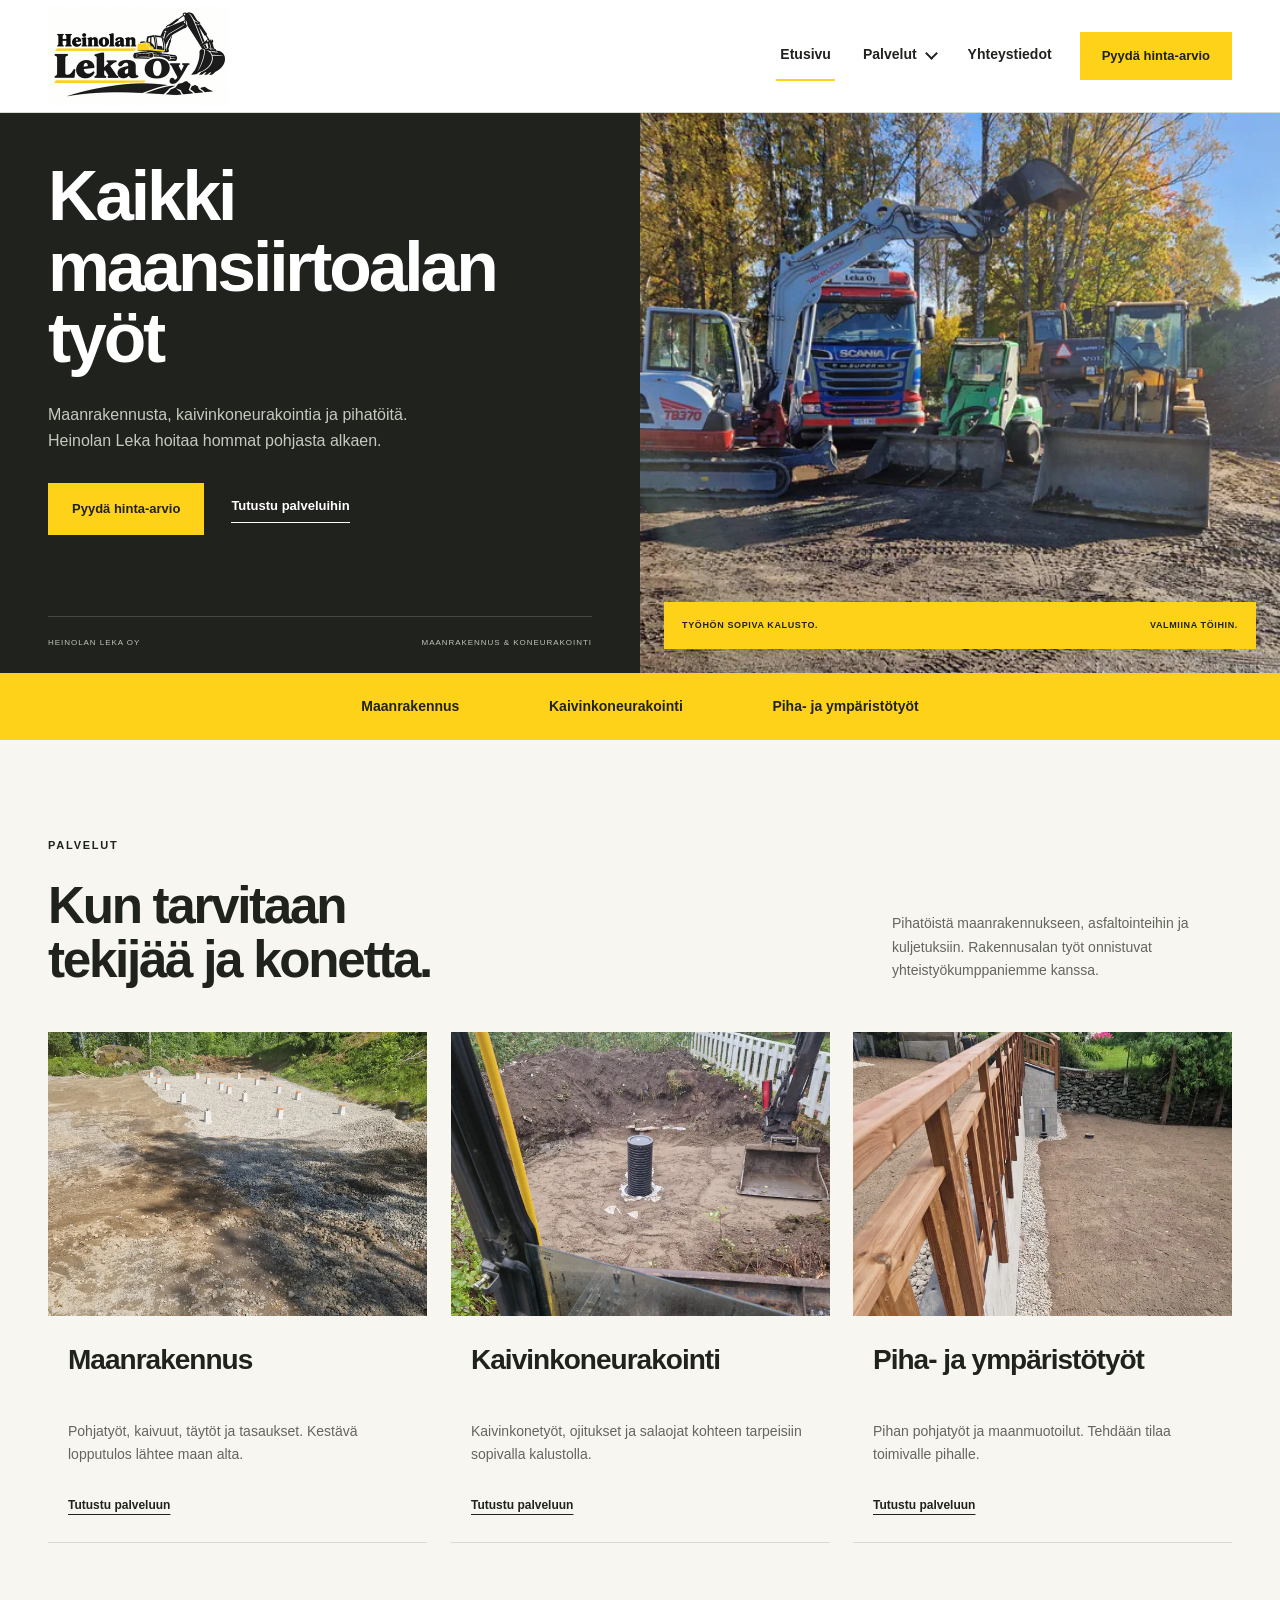
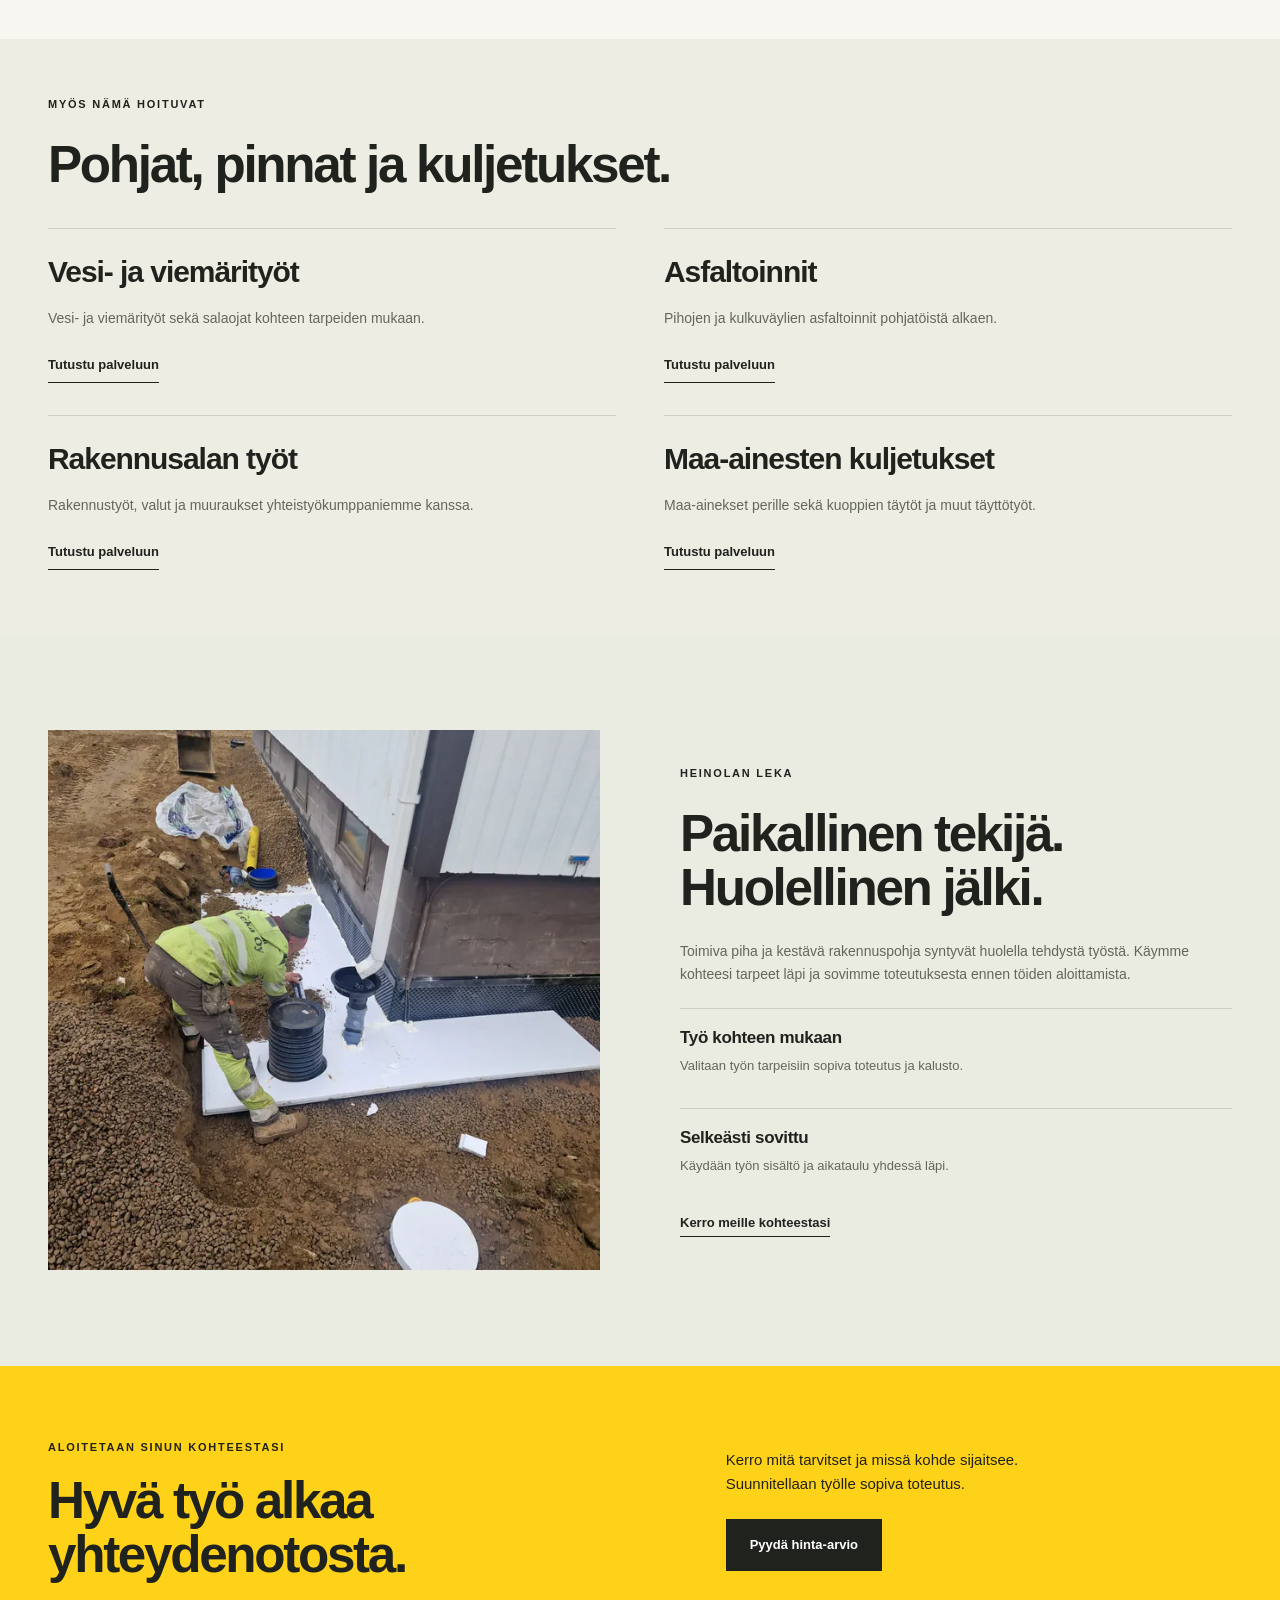
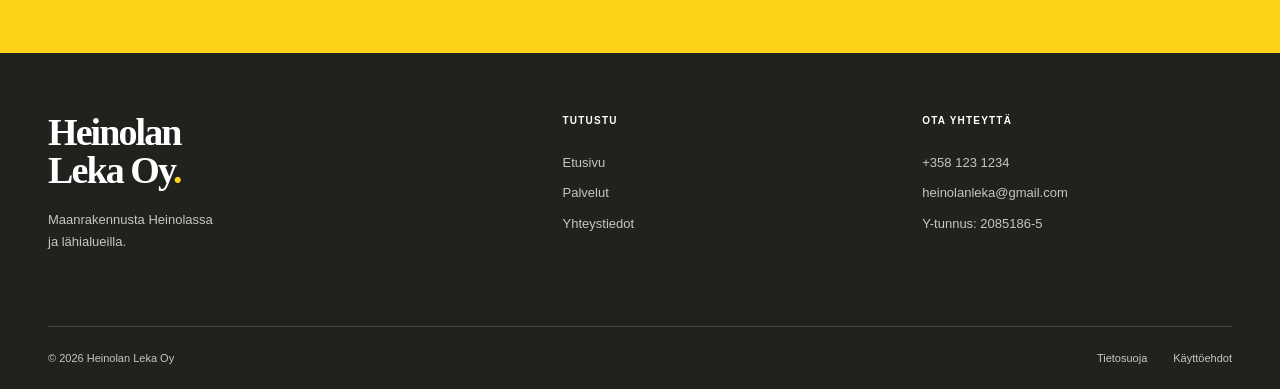
<file: index.html>
<!doctype html>
<html lang="fi">
  <head>
    <meta charset="UTF-8">
    <meta name="viewport" content="width=device-width, initial-scale=1">
    <meta name="description" content="Heinolan Leka Oy tekee maanrakennus- ja maansiirtotyöt, kaivinkonetyöt sekä pihatyöt Heinolassa ja Päijät-Hämeessä. Pyydä hinta-arvio kohteeseesi.">
    <meta name="theme-color" content="#ffd21a">
    <title>Maanrakennus Heinola ja Päijät-Häme | Heinolan Leka Oy</title>
    <link rel="canonical" href="https://heinolanleka.fi/">
    <script type="application/ld+json">
      {
        "@context": "https://schema.org",
        "@graph": [
          {
            "@type": "Organization",
            "@id": "https://heinolanleka.fi/#yritys",
            "name": "Heinolan Leka Oy",
            "url": "https://heinolanleka.fi/",
            "logo": "https://heinolanleka.fi/assets/web/logo-720.webp",
            "image": "https://heinolanleka.fi/assets/web/kalusto-1280.webp",
            "description": "Maanrakennus, maansiirtotyöt, kaivinkonetyöt ja pihatyöt Heinolassa ja Päijät-Hämeessä.",
            "telephone": "+3581231234",
            "email": "heinolanleka@gmail.com",
            "taxID": "2085186-5",
            "areaServed": [
              { "@type": "City", "name": "Heinola" },
              { "@type": "AdministrativeArea", "name": "Päijät-Häme" }
            ]
          },
          {
            "@type": "WebSite",
            "@id": "https://heinolanleka.fi/#sivusto",
            "url": "https://heinolanleka.fi/",
            "name": "Heinolan Leka Oy",
            "inLanguage": "fi-FI",
            "publisher": { "@id": "https://heinolanleka.fi/#yritys" }
          }
        ]
      }
    </script>
    <meta property="og:type" content="website">
    <meta property="og:locale" content="fi_FI">
    <meta property="og:site_name" content="Heinolan Leka Oy">
    <meta property="og:title" content="Maanrakennus Heinola ja Päijät-Häme | Heinolan Leka Oy">
    <meta property="og:description" content="Heinolan Leka Oy tekee maanrakennus- ja maansiirtotyöt, kaivinkonetyöt sekä pihatyöt Heinolassa ja Päijät-Hämeessä. Pyydä hinta-arvio kohteeseesi.">
    <meta property="og:url" content="https://heinolanleka.fi/">
    <meta property="og:image" content="https://heinolanleka.fi/assets/web/kalusto-1280.webp">
    <meta property="og:image:width" content="1280">
    <meta property="og:image:height" content="960">
    <meta property="og:image:alt" content="Heinolan Leka Oy">
    <meta name="twitter:card" content="summary_large_image">
    <meta name="twitter:title" content="Maanrakennus Heinola ja Päijät-Häme | Heinolan Leka Oy">
    <meta name="twitter:description" content="Heinolan Leka Oy tekee maanrakennus- ja maansiirtotyöt, kaivinkonetyöt sekä pihatyöt Heinolassa ja Päijät-Hämeessä. Pyydä hinta-arvio kohteeseesi.">
    <meta name="twitter:image" content="https://heinolanleka.fi/assets/web/kalusto-1280.webp">
    <link rel="stylesheet" href="styles.css">
    <script src="navigation.js" defer></script>
  </head>
  <body>
    <a class="skip-link" href="#sisalto">Siirry sisältöön</a>


    <header>
      <div class="container navigation">
        <a class="brand" href="index.html" aria-label="Heinolan Leka Oy, etusivu">
          <img src="assets/web/logo-360.webp" srcset="assets/web/logo-360.webp 360w, assets/web/logo-720.webp 720w" sizes="(max-width: 700px) 135px, 180px" alt="Heinolan Leka Oy" width="720" height="480">
        </a>
        <button class="menu-toggle" type="button" aria-expanded="false" aria-controls="paavalikko" hidden>
          <span class="menu-icon" aria-hidden="true"><span></span><span></span><span></span></span>
          <span class="menu-label">Valikko</span>
        </button>
        <nav id="paavalikko" aria-label="Päänavigaatio">
          <a href="index.html" aria-current="page">Etusivu</a>
          <details class="services-dropdown">
            <summary>Palvelut</summary>
            <div class="services-menu">
              <a href="palvelut.html">Kaikki palvelut</a>
              <a href="palvelut.html#maanrakennus">Maanrakennus</a>
              <a href="palvelut.html#koneurakointi">Kaivinkone&shy;urakointi</a>
              <a href="palvelut.html#pihatyot">Piha- ja ympäristötyöt</a>
              <a href="palvelut.html#vesi-ja-viemarityot">Vesi- ja viemärityöt</a>
              <a href="palvelut.html#asfaltoinnit">Asfaltoinnit</a>
              <a href="palvelut.html#rakennustyot">Rakennusalan työt, valut ja muuraukset</a>
              <a href="palvelut.html#maa-ainesten-kuljetukset">Maa-ainesten kuljetukset</a>
            </div>
          </details>
          <a href="yhteystiedot.html">Yhteystiedot</a>
          <a class="button nav-cta" href="yhteystiedot.html">Pyydä hinta-arvio</a>
        </nav>
      </div>
    </header>
    <main id="sisalto">

    
      <section class="hero">

        <div class="hero-copy">
          <h1>Kaikki<br>maansiirtoalan<br>työt</h1>
          <p class="hero-description">Maanrakennusta, kaivinkoneurakointia ja pihatöitä. Heinolan Leka hoitaa hommat pohjasta alkaen.</p>

          <div class="hero-actions">
            <a class="button" href="yhteystiedot.html">Pyydä hinta-arvio</a>
            <a class="text-link" href="palvelut.html">Tutustu palveluihin</a>
          </div>

          <div class="hero-footnote">
            <span>HEINOLAN LEKA OY</span>
            <span>MAANRAKENNUS & KONEURAKOINTI</span>
          </div>
        </div>

        <div class="hero-photo">
          <img src="assets/web/kalusto-1280.webp" srcset="assets/web/kalusto-640.webp 640w, assets/web/kalusto-1280.webp 1280w" sizes="(max-width: 700px) 100vw, 50vw" alt="Heinolan Leka Oy:n kaivinkoneita ja kuorma-auto" width="1280" height="960" fetchpriority="high">
          <div class="photo-caption">
            <span>TYÖHÖN SOPIVA KALUSTO.</span>
            <span>VALMIINA TÖIHIN.</span>
          </div>
        </div>
      </section>

      <div class="service-strip">
        <div class="container">
          <span>Maanrakennus</span>
          <span>Kaivinkone&shy;urakointi</span>
          <span>Piha- ja ympäristötyöt</span>
        </div>
      </div>

      <section class="services">
        <div class="container">
          <div class="section-heading">
            <div>
              <p class="eyebrow">PALVELUT</p>
              <h2>Kun tarvitaan<br>tekijää ja konetta.</h2>
            </div>
            <p>Pihatöistä maanrakennukseen, asfaltointeihin ja kuljetuksiin. Rakennusalan työt onnistuvat yhteistyökumppaniemme kanssa.</p>
          </div>
          <div class="service-grid">
            <a class="service-card" href="palvelut.html#maanrakennus">
              <img class="service-card-photo" src="assets/web/20250701_133553-1280.webp" srcset="assets/web/20250701_133553-640.webp 640w, assets/web/20250701_133553-1280.webp 1280w" sizes="(max-width: 700px) calc(100vw - 36px), (max-width: 1000px) calc((100vw - 64px) / 2), (max-width: 1336px) calc((100vw - 144px) / 3), 398px" alt="Tasattu sorapohja ja perustusten paikat metsäisellä tontilla" width="1280" height="1707" loading="lazy">
              <h3>Maanrakennus</h3>
              <p>Pohjatyöt, kaivuut, täytöt ja tasaukset. Kestävä lopputulos lähtee maan alta.</p>
              <span class="card-link">Tutustu palveluun</span>
            </a><a class="service-card" href="palvelut.html#koneurakointi">
              <img class="service-card-photo" src="assets/web/20240918_081945-1280.webp" srcset="assets/web/20240918_081945-640.webp 640w, assets/web/20240918_081945-1280.webp 1280w" sizes="(max-width: 700px) calc(100vw - 36px), (max-width: 1000px) calc((100vw - 64px) / 2), (max-width: 1336px) calc((100vw - 144px) / 3), 398px" alt="Kaivinkone pihan kaivuutöissä" width="1280" height="1707" loading="lazy">
              <h3>Kaivinkone&shy;urakointi</h3>
              <p>Kaivinkonetyöt, ojitukset ja salaojat kohteen tarpeisiin sopivalla kalustolla.</p>
              <span class="card-link">Tutustu palveluun</span>
            </a><a class="service-card" href="palvelut.html#pihatyot">
              <img class="service-card-photo yard-photo" src="assets/web/pihatyot-1280.webp" srcset="assets/web/pihatyot-640.webp 640w, assets/web/pihatyot-1280.webp 1280w" sizes="(max-width: 700px) calc(100vw - 36px), (max-width: 1000px) calc((100vw - 64px) / 2), (max-width: 1336px) calc((100vw - 144px) / 3), 398px" alt="Tasattu piha ja tukimuuri puukaiteineen" width="1280" height="1707" loading="lazy">
              <h3>Piha- ja ympäristötyöt</h3>
              <p>Pihan pohjatyöt ja maanmuotoilut. Tehdään tilaa toimivalle pihalle.</p>
              <span class="card-link">Tutustu palveluun</span>
            </a>
          </div>
        </div>
      </section>

      <section class="additional-services home-additional-services">
        <div class="container">
          <p class="eyebrow">MYÖS NÄMÄ HOITUVAT</p>
          <h2>Pohjat, pinnat ja kuljetukset.</h2>
          <div class="additional-service-grid">
            <a class="additional-service" href="palvelut.html#vesi-ja-viemarityot">
              <h3>Vesi- ja viemärityöt</h3>
              <p>Vesi- ja viemärityöt sekä salaojat kohteen tarpeiden mukaan.</p>
              <span class="text-link">Tutustu palveluun</span>
            </a>
            <a class="additional-service" href="palvelut.html#asfaltoinnit">
              <h3>Asfaltoinnit</h3>
              <p>Pihojen ja kulkuväylien asfaltoinnit pohjatöistä alkaen.</p>
              <span class="text-link">Tutustu palveluun</span>
            </a>
            <a class="additional-service" href="palvelut.html#rakennustyot">
              <h3>Rakennusalan työt</h3>
              <p>Rakennustyöt, valut ja muuraukset yhteistyökumppaniemme kanssa.</p>
              <span class="text-link">Tutustu palveluun</span>
            </a>
            <a class="additional-service" href="palvelut.html#maa-ainesten-kuljetukset">
              <h3>Maa-ainesten kuljetukset</h3>
              <p>Maa-ainekset perille sekä kuoppien täytöt ja muut täyttötyöt.</p>
              <span class="text-link">Tutustu palveluun</span>
            </a>
          </div>
        </div>
      </section>

      <section class="about">

        <div class="container about-grid">
          <div class="equipment-photo">
            <img src="assets/web/tyontekija-1280.webp" srcset="assets/web/tyontekija-640.webp 640w, assets/web/tyontekija-1280.webp 1280w" sizes="(max-width: 700px) calc(100vw - 36px), (max-width: 1000px) calc((100vw - 76px) / 2), (max-width: 1336px) calc((100vw - 176px) / 2), 580px" alt="Heinolan Lekan työntekijä asentamassa eristystä talon vierustalla" width="1280" height="1707" loading="lazy">
          </div>
          <div>
            <p class="eyebrow">HEINOLAN LEKA</p>
            <h2>Paikallinen tekijä.<br>Huolellinen jälki.</h2>
            <p>Toimiva piha ja kestävä rakennuspohja syntyvät huolella tehdystä työstä. Käymme kohteesi tarpeet läpi ja sovimme toteutuksesta ennen töiden aloittamista.</p>
            <div class="principle">
              <div>
                <h3>Työ kohteen mukaan</h3>
                <p>Valitaan työn tarpeisiin sopiva toteutus ja kalusto.</p>
              </div>
            </div>
            <div class="principle">
              <div>
                <h3>Selkeästi sovittu</h3>
                <p>Käydään työn sisältö ja aikataulu yhdessä läpi.</p>
              </div>
            </div>
            <a class="text-link" href="yhteystiedot.html">Kerro meille kohteestasi</a>
          </div>
        </div>
      </section>

      <section class="cta">
        <div class="container">
          <div>
            <p class="eyebrow">ALOITETAAN SINUN KOHTEESTASI</p>
            <h2>Hyvä työ alkaa<br>yhteydenotosta.</h2>
          </div>
          <div>
            <p>Kerro mitä tarvitset ja missä kohde sijaitsee.<br>Suunnitellaan työlle sopiva toteutus.</p>
            <a class="button dark" href="yhteystiedot.html">Pyydä hinta-arvio</a>
          </div>
        </div>
      </section>
    </main>

    <footer>

      <div class="container footer-main">
        <div>
          <a class="footer-brand" href="index.html">Heinolan<br>Leka Oy<span>.</span></a>
          <p>Maanrakennusta Heinolassa<br>ja lähialueilla.</p>
        </div>
        <div>
          <p class="footer-label">TUTUSTU</p>
          <a href="index.html">Etusivu</a>
          <a href="palvelut.html">Palvelut</a>
          <a href="yhteystiedot.html">Yhteystiedot</a>
        </div>
        <div>
          <p class="footer-label">OTA YHTEYTTÄ</p>
          <a href="tel:+3581231234">+358 123 1234</a>
          <a href="mailto:heinolanleka@gmail.com">heinolanleka@gmail.com</a>
          <p>Y-tunnus: 2085186-5</p>
        </div>
      </div>

      <div class="container footer-bottom">
        <span>© 2026 Heinolan Leka Oy</span>
        <div>
          <a href="tietosuoja.html">Tietosuoja</a>
          <a href="kayttoehdot.html">Käyttöehdot</a>
        </div>
      </div>
    </footer>
  </body>
</html>
</file>
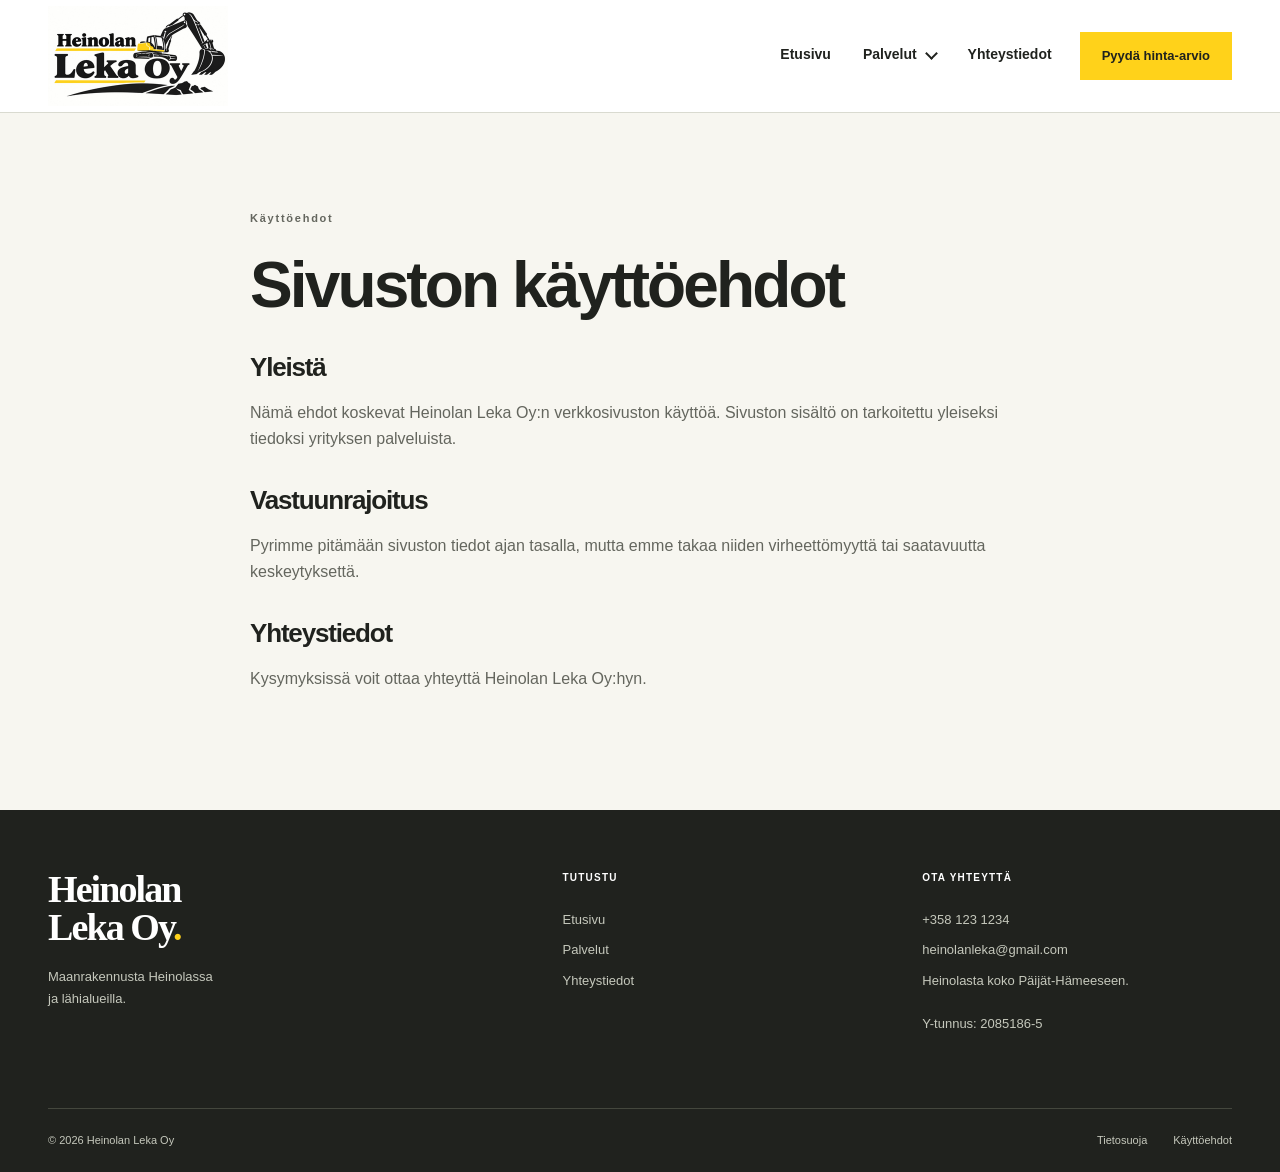
<file: kayttoehdot.html>
<!doctype html>
<html lang="fi">
  <head>
    <meta charset="UTF-8">
    <meta name="viewport" content="width=device-width, initial-scale=1">
    <meta name="robots" content="noindex, follow">
    <meta name="description" content="Heinolan Leka Oy:n verkkosivuston käyttöehdot. Tietoa sivuston käytöstä, sisällöstä ja vastuunrajoituksista.">
    <meta name="theme-color" content="#ffd21a">
    <title>Käyttöehdot | Heinolan Leka Oy</title>
    <link rel="canonical" href="https://heinolanleka.fi/kayttoehdot.html">
    <meta property="og:type" content="website">
    <meta property="og:locale" content="fi_FI">
    <meta property="og:site_name" content="Heinolan Leka Oy">
    <meta property="og:title" content="Käyttöehdot | Heinolan Leka Oy">
    <meta property="og:description" content="Heinolan Leka Oy:n verkkosivuston käyttöehdot. Tietoa sivuston käytöstä, sisällöstä ja vastuunrajoituksista.">
    <meta property="og:url" content="https://heinolanleka.fi/kayttoehdot.html">
    <meta property="og:image" content="https://heinolanleka.fi/assets/web/kalusto-1280.webp">
    <meta property="og:image:width" content="1280">
    <meta property="og:image:height" content="960">
    <meta property="og:image:alt" content="Heinolan Leka Oy">
    <meta name="twitter:card" content="summary_large_image">
    <meta name="twitter:title" content="Käyttöehdot | Heinolan Leka Oy">
    <meta name="twitter:description" content="Heinolan Leka Oy:n verkkosivuston käyttöehdot. Tietoa sivuston käytöstä, sisällöstä ja vastuunrajoituksista.">
    <meta name="twitter:image" content="https://heinolanleka.fi/assets/web/kalusto-1280.webp">
    <link rel="stylesheet" href="styles.css">
    <script src="navigation.js" defer></script>
  </head>
  <body>
    <a class="skip-link" href="#sisalto">Siirry sisältöön</a>

    <header>
      <div class="container navigation">
        <a class="brand" href="index.html" aria-label="Heinolan Leka Oy, etusivu">
          <img src="assets/web/logo-360.webp" srcset="assets/web/logo-360.webp 360w, assets/web/logo-720.webp 720w" sizes="(max-width: 700px) 135px, 180px" alt="Heinolan Leka Oy" width="720" height="480">
        </a>
        <button class="menu-toggle" type="button" aria-expanded="false" aria-controls="paavalikko" hidden>
          <span class="menu-icon" aria-hidden="true"><span></span><span></span><span></span></span>
          <span class="menu-label">Valikko</span>
        </button>
        <nav id="paavalikko" aria-label="Päänavigaatio">
          <a href="index.html">Etusivu</a>
          <details class="services-dropdown">
            <summary>Palvelut</summary>
            <div class="services-menu">
              <a href="palvelut.html">Kaikki palvelut</a>
              <a href="palvelut.html#maanrakennus">Maanrakennus</a>
              <a href="palvelut.html#koneurakointi">Kaivinkone&shy;urakointi</a>
              <a href="palvelut.html#pihatyot">Piha- ja ympäristötyöt</a>
              <a href="palvelut.html#vesi-ja-viemarityot">Vesi- ja viemärityöt</a>
              <a href="palvelut.html#asfaltoinnit">Asfaltoinnit</a>
              <a href="palvelut.html#rakennustyot">Rakennusalan työt, valut ja muuraukset</a>
              <a href="palvelut.html#maa-ainesten-kuljetukset">Maa-ainesten kuljetukset</a>
            </div>
          </details>
          <a href="yhteystiedot.html">Yhteystiedot</a>
          <a class="button nav-cta" href="yhteystiedot.html">Pyydä hinta-arvio</a>
        </nav>
      </div>
    </header>
    <main id="sisalto">
      <section>

        <div class="container legal-page">
          <p class="eyebrow">Käyttöehdot</p>
          <h1>Sivuston käyttöehdot</h1>
          <h2>Yleistä</h2>
          <p>Nämä ehdot koskevat Heinolan Leka Oy:n verkkosivuston käyttöä. Sivuston sisältö on tarkoitettu yleiseksi tiedoksi yrityksen palveluista.</p>
          <h2>Vastuunrajoitus</h2>
          <p>Pyrimme pitämään sivuston tiedot ajan tasalla, mutta emme takaa niiden virheettömyyttä tai saatavuutta keskeytyksettä.</p>
          <h2>Yhteystiedot</h2>
          <p>Kysymyksissä voit ottaa yhteyttä Heinolan Leka Oy:hyn.</p>
        </div>
      </section>
    </main>

    <footer>

      <div class="container footer-main">
        <div>
          <a class="footer-brand" href="index.html">Heinolan<br>Leka Oy<span>.</span></a>
          <p>Maanrakennusta Heinolassa<br>ja lähialueilla.</p>
        </div>
        <div>
          <p class="footer-label">TUTUSTU</p>
          <a href="index.html">Etusivu</a>
          <a href="palvelut.html">Palvelut</a>
          <a href="yhteystiedot.html">Yhteystiedot</a>
        </div>
        <div>
          <p class="footer-label">OTA YHTEYTTÄ</p>
          <a href="tel:+3581231234">+358 123 1234</a>
          <a href="mailto:heinolanleka@gmail.com">heinolanleka@gmail.com</a>
          <p>Heinolasta koko Päijät-Hämeeseen.</p>
          <p>Y-tunnus: 2085186-5</p>
        </div>
      </div>

      <div class="container footer-bottom">
        <span>© 2026 Heinolan Leka Oy</span>
        <div>
          <a href="tietosuoja.html">Tietosuoja</a>
          <a href="kayttoehdot.html">Käyttöehdot</a>
        </div>
      </div>
    </footer>
  </body>
</html>
</file>
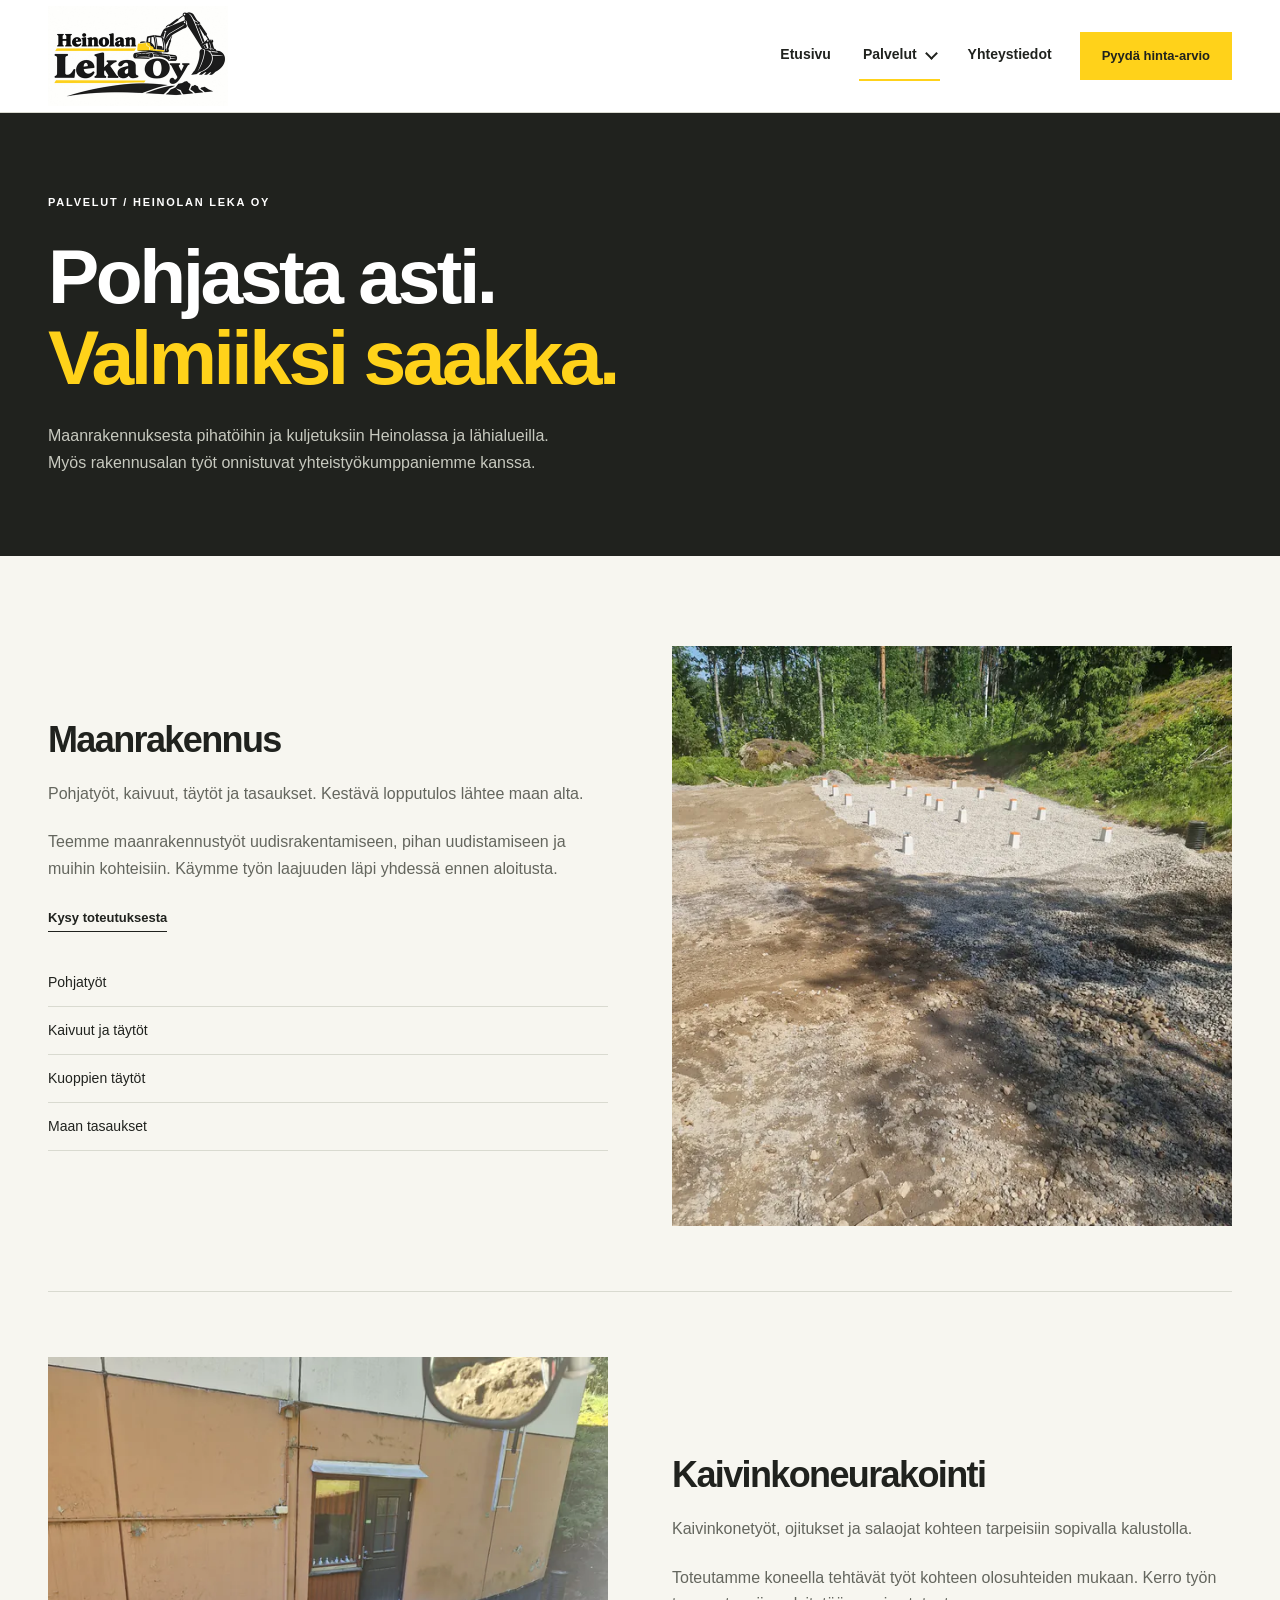
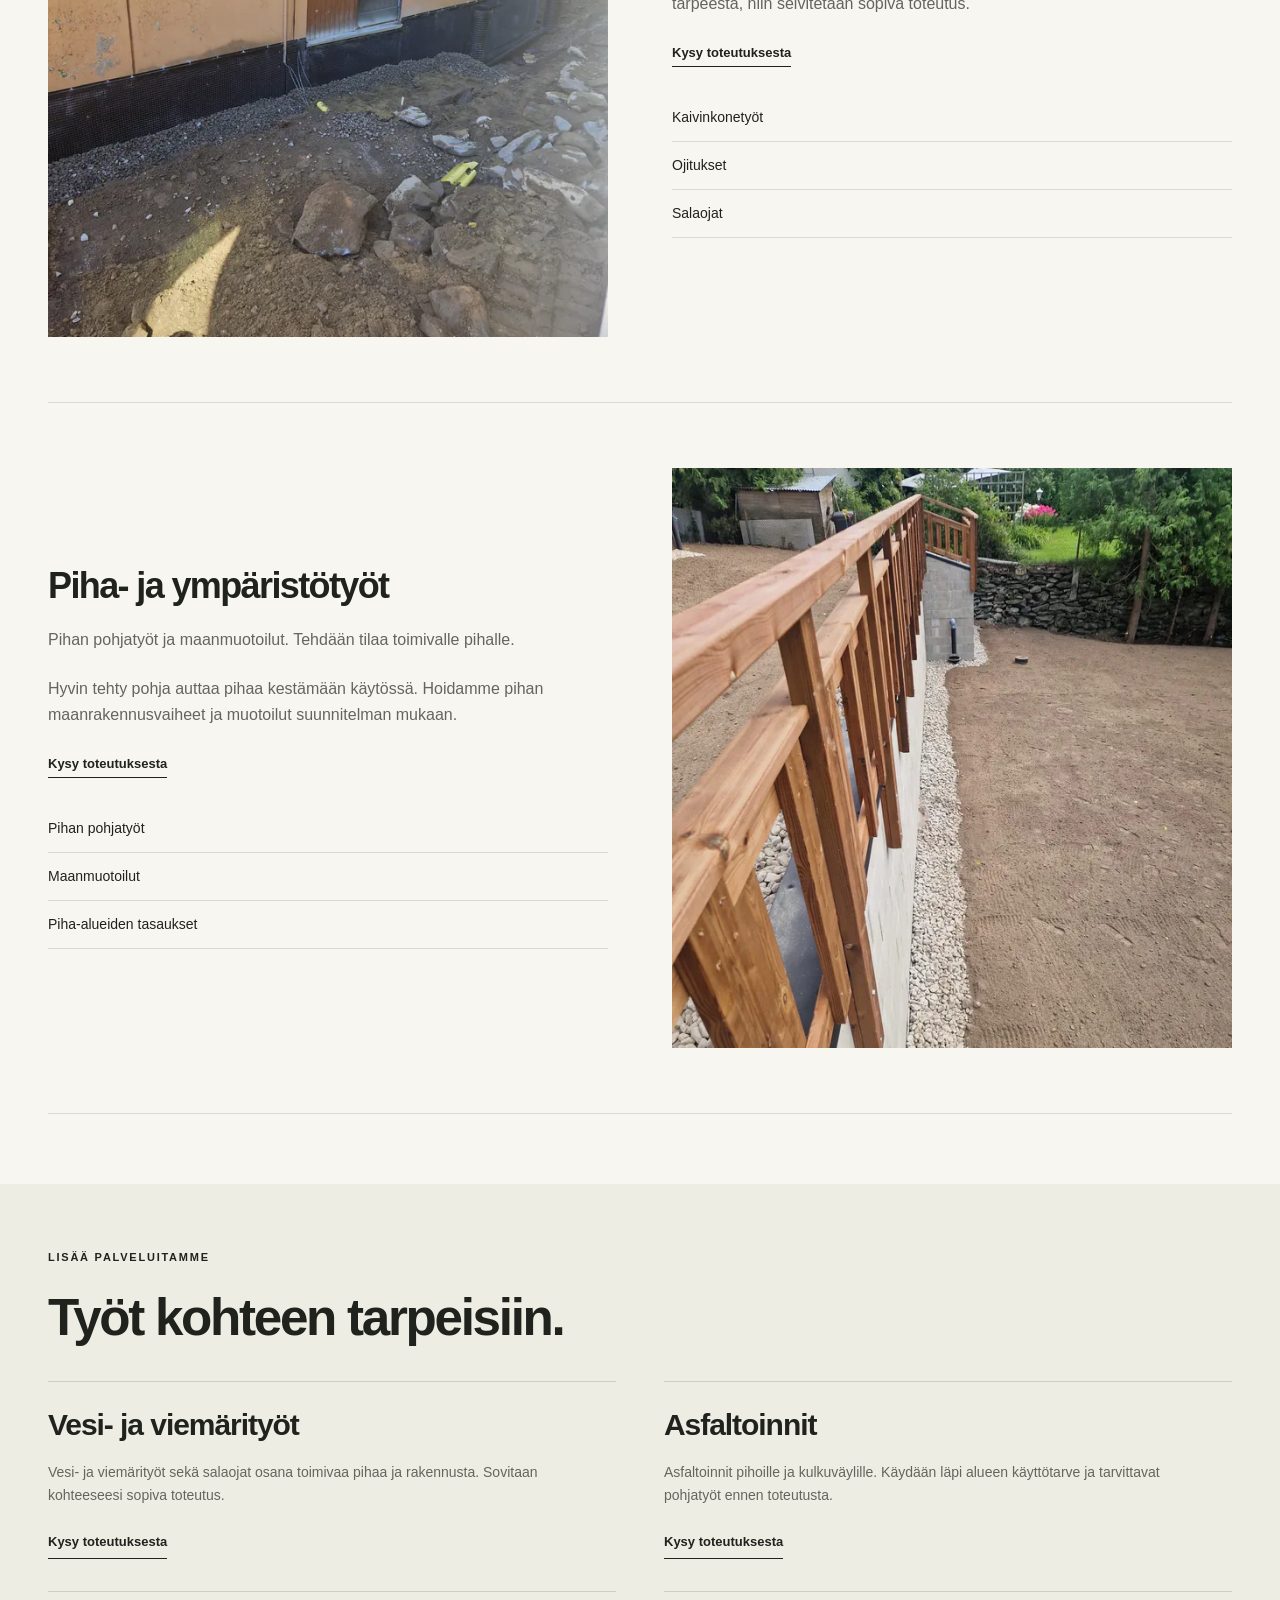
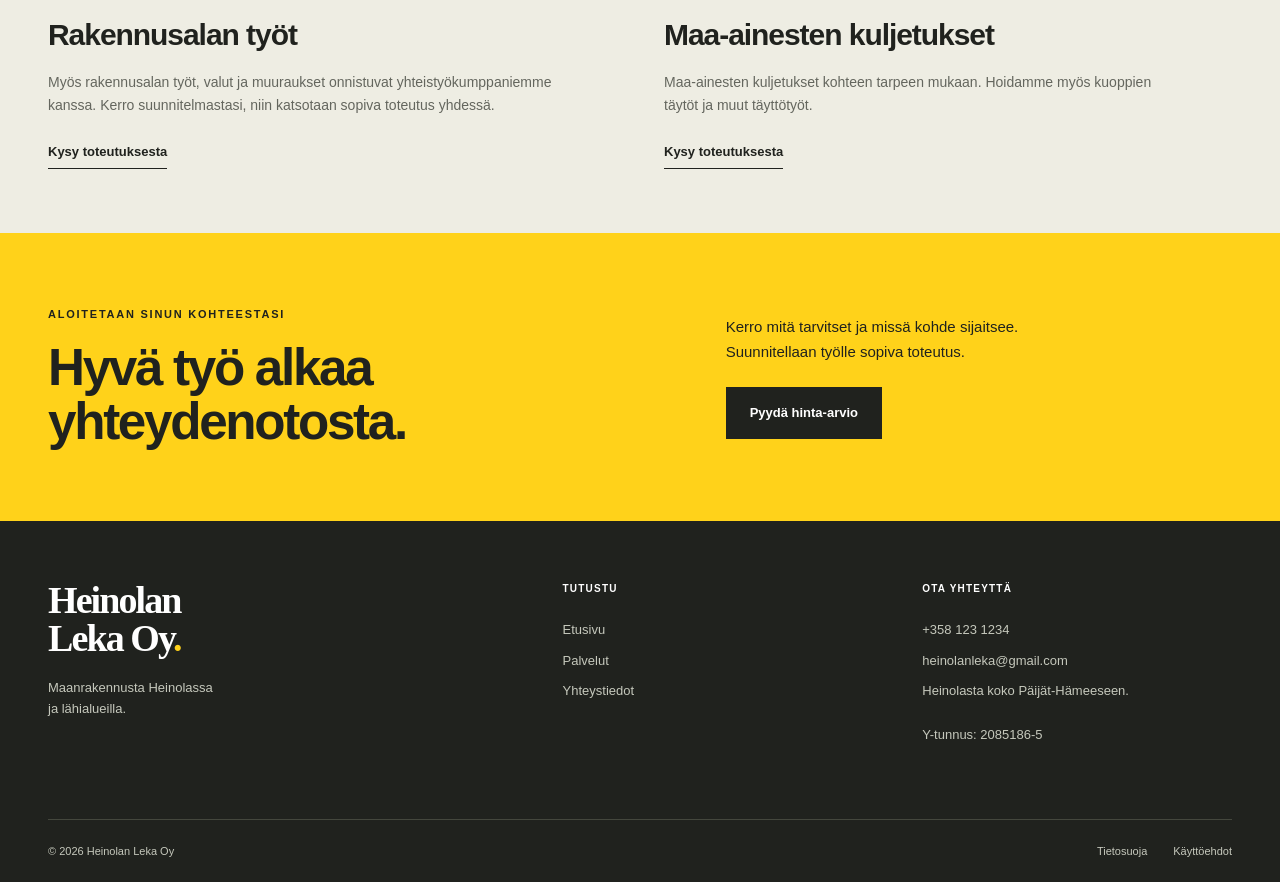
<file: palvelut.html>
<!doctype html>
<html lang="fi">
  <head>
    <meta charset="UTF-8">
    <meta name="viewport" content="width=device-width, initial-scale=1">
    <meta name="description" content="Maanrakennus, kaivinkonetyöt, pihatyöt, salaojat, vesi- ja viemärityöt, asfaltoinnit sekä maa-ainesten kuljetukset Heinolassa ja Päijät-Hämeessä.">
    <meta name="theme-color" content="#ffd21a">
    <title>Maanrakennus ja kaivinkonetyöt Heinola | Heinolan Leka Oy</title>
    <link rel="canonical" href="https://heinolanleka.fi/palvelut.html">
    <meta property="og:type" content="website">
    <meta property="og:locale" content="fi_FI">
    <meta property="og:site_name" content="Heinolan Leka Oy">
    <meta property="og:title" content="Maanrakennus ja kaivinkonetyöt Heinola | Heinolan Leka Oy">
    <meta property="og:description" content="Maanrakennus, kaivinkonetyöt, pihatyöt, salaojat, vesi- ja viemärityöt, asfaltoinnit sekä maa-ainesten kuljetukset Heinolassa ja Päijät-Hämeessä.">
    <meta property="og:url" content="https://heinolanleka.fi/palvelut.html">
    <meta property="og:image" content="https://heinolanleka.fi/assets/web/kalusto-1280.webp">
    <meta property="og:image:width" content="1280">
    <meta property="og:image:height" content="960">
    <meta property="og:image:alt" content="Heinolan Leka Oy">
    <meta name="twitter:card" content="summary_large_image">
    <meta name="twitter:title" content="Maanrakennus ja kaivinkonetyöt Heinola | Heinolan Leka Oy">
    <meta name="twitter:description" content="Maanrakennus, kaivinkonetyöt, pihatyöt, salaojat, vesi- ja viemärityöt, asfaltoinnit sekä maa-ainesten kuljetukset Heinolassa ja Päijät-Hämeessä.">
    <meta name="twitter:image" content="https://heinolanleka.fi/assets/web/kalusto-1280.webp">
    <link rel="stylesheet" href="styles.css">
    <script src="navigation.js" defer></script>
  </head>
  <body>
    <a class="skip-link" href="#sisalto">Siirry sisältöön</a>

    <header>
      <div class="container navigation">
        <a class="brand" href="index.html" aria-label="Heinolan Leka Oy, etusivu">
          <img src="assets/web/logo-360.webp" srcset="assets/web/logo-360.webp 360w, assets/web/logo-720.webp 720w" sizes="(max-width: 700px) 135px, 180px" alt="Heinolan Leka Oy" width="720" height="480">
        </a>
        <button class="menu-toggle" type="button" aria-expanded="false" aria-controls="paavalikko" hidden>
          <span class="menu-icon" aria-hidden="true"><span></span><span></span><span></span></span>
          <span class="menu-label">Valikko</span>
        </button>
        <nav id="paavalikko" aria-label="Päänavigaatio">
          <a href="index.html">Etusivu</a>
          <details class="services-dropdown">
            <summary class="is-current">Palvelut</summary>
            <div class="services-menu">
              <a href="palvelut.html" aria-current="page">Kaikki palvelut</a>
              <a href="palvelut.html#maanrakennus">Maanrakennus</a>
              <a href="palvelut.html#koneurakointi">Kaivinkone&shy;urakointi</a>
              <a href="palvelut.html#pihatyot">Piha- ja ympäristötyöt</a>
              <a href="palvelut.html#vesi-ja-viemarityot">Vesi- ja viemärityöt</a>
              <a href="palvelut.html#asfaltoinnit">Asfaltoinnit</a>
              <a href="palvelut.html#rakennustyot">Rakennusalan työt, valut ja muuraukset</a>
              <a href="palvelut.html#maa-ainesten-kuljetukset">Maa-ainesten kuljetukset</a>
            </div>
          </details>
          <a href="yhteystiedot.html">Yhteystiedot</a>
          <a class="button nav-cta" href="yhteystiedot.html">Pyydä hinta-arvio</a>
        </nav>
      </div>
    </header>
    <main id="sisalto">

      <section class="page-heading">
        <div class="container">
          <p class="eyebrow">PALVELUT / HEINOLAN LEKA OY</p>
          <h1>Pohjasta asti.<br><span>Valmiiksi saakka.</span></h1>
          <p>Maanrakennuksesta pihatöihin ja kuljetuksiin Heinolassa ja lähialueilla. Myös rakennusalan työt onnistuvat yhteistyökumppaniemme kanssa.</p>
        </div>
      </section>

      <section class="details">
        <div class="container">
          <article class="detail-row" id="maanrakennus">
            <div>
              <h2>Maanrakennus</h2>
              <p>Pohjatyöt, kaivuut, täytöt ja tasaukset. Kestävä lopputulos lähtee maan alta.</p>
              <p>Teemme maanrakennustyöt uudisrakentamiseen, pihan uudistamiseen ja muihin kohteisiin. Käymme työn laajuuden läpi yhdessä ennen aloitusta.</p>
              <a class="text-link" href="yhteystiedot.html">Kysy toteutuksesta</a>
              <ul>
                <li>Pohjatyöt</li>
                <li>Kaivuut ja täytöt</li>
                <li>Kuoppien täytöt</li>
                <li>Maan tasaukset</li>
              </ul>
            </div>
            <img class="detail-photo" src="assets/web/20250701_133553-1280.webp" srcset="assets/web/20250701_133553-640.webp 640w, assets/web/20250701_133553-1280.webp 1280w" sizes="(max-width: 700px) 100vw, 50vw" alt="Rakennusta varten tasattu sorapohja metsäisellä tontilla" width="1280" height="1707" loading="lazy">
          </article>
          <article class="detail-row" id="koneurakointi">
            <div>
              <h2>Kaivinkone&shy;urakointi</h2>
              <p>Kaivinkonetyöt, ojitukset ja salaojat kohteen tarpeisiin sopivalla kalustolla.</p>
              <p>Toteutamme koneella tehtävät työt kohteen olosuhteiden mukaan. Kerro työn tarpeesta, niin selvitetään sopiva toteutus.</p>
              <a class="text-link" href="yhteystiedot.html">Kysy toteutuksesta</a>
              <ul>
                <li>Kaivinkonetyöt</li>
                <li>Ojitukset</li>
                <li>Salaojat</li>
              </ul>
            </div>
            <img class="detail-photo" src="assets/web/20240710_094923-1280.webp" srcset="assets/web/20240710_094923-640.webp 640w, assets/web/20240710_094923-1280.webp 1280w" sizes="(max-width: 700px) 100vw, 50vw" alt="Kaivuutöitä rakennuksen perustusten vieressä" width="1280" height="1707" loading="lazy">
          </article>
          <article class="detail-row" id="pihatyot">
            <div>
              <h2>Piha- ja ympäristötyöt</h2>
              <p>Pihan pohjatyöt ja maanmuotoilut. Tehdään tilaa toimivalle pihalle.</p>
              <p>Hyvin tehty pohja auttaa pihaa kestämään käytössä. Hoidamme pihan maanrakennusvaiheet ja muotoilut suunnitelman mukaan.</p>
              <a class="text-link" href="yhteystiedot.html">Kysy toteutuksesta</a>
              <ul>
                <li>Pihan pohjatyöt</li>
                <li>Maanmuotoilut</li>
                <li>Piha-alueiden tasaukset</li>
              </ul>
            </div>
            <img class="detail-photo yard-photo" src="assets/web/pihatyot-1280.webp" srcset="assets/web/pihatyot-640.webp 640w, assets/web/pihatyot-1280.webp 1280w" sizes="(max-width: 700px) calc(100vw - 36px), (max-width: 1000px) calc((100vw - 80px) / 2), (max-width: 1336px) calc((100vw - 160px) / 2), 588px" alt="Tasattu piha ja tukimuuri puukaiteineen" width="1280" height="1707" loading="lazy">
          </article>
        </div>
      </section>

      <section class="additional-services">
        <div class="container">
          <p class="eyebrow">LISÄÄ PALVELUITAMME</p>
          <h2>Työt kohteen tarpeisiin.</h2>
          <div class="additional-service-grid">
            <article class="additional-service" id="vesi-ja-viemarityot">
              <h3>Vesi- ja viemärityöt</h3>
              <p>Vesi- ja viemärityöt sekä salaojat osana toimivaa pihaa ja rakennusta. Sovitaan kohteeseesi sopiva toteutus.</p>
              <a class="text-link" href="yhteystiedot.html">Kysy toteutuksesta</a>
            </article>
            <article class="additional-service" id="asfaltoinnit">
              <h3>Asfaltoinnit</h3>
              <p>Asfaltoinnit pihoille ja kulkuväylille. Käydään läpi alueen käyttötarve ja tarvittavat pohjatyöt ennen toteutusta.</p>
              <a class="text-link" href="yhteystiedot.html">Kysy toteutuksesta</a>
            </article>
            <article class="additional-service" id="rakennustyot">
              <h3>Rakennusalan työt</h3>
              <p>Myös rakennusalan työt, valut ja muuraukset onnistuvat yhteistyökumppaniemme kanssa. Kerro suunnitelmastasi, niin katsotaan sopiva toteutus yhdessä.</p>
              <a class="text-link" href="yhteystiedot.html">Kysy toteutuksesta</a>
            </article>
            <article class="additional-service" id="maa-ainesten-kuljetukset">
              <h3>Maa-ainesten kuljetukset</h3>
              <p>Maa-ainesten kuljetukset kohteen tarpeen mukaan. Hoidamme myös kuoppien täytöt ja muut täyttötyöt.</p>
              <a class="text-link" href="yhteystiedot.html">Kysy toteutuksesta</a>
            </article>
          </div>
        </div>
      </section>

      <section class="cta">
        <div class="container">
          <div>
            <p class="eyebrow">ALOITETAAN SINUN KOHTEESTASI</p>
            <h2>Hyvä työ alkaa<br>yhteydenotosta.</h2>
          </div>
          <div>
            <p>Kerro mitä tarvitset ja missä kohde sijaitsee.<br>Suunnitellaan työlle sopiva toteutus.</p>
            <a class="button dark" href="yhteystiedot.html">Pyydä hinta-arvio</a>
          </div>
        </div>
      </section>
    </main>

    <footer>

      <div class="container footer-main">
        <div>
          <a class="footer-brand" href="index.html">Heinolan<br>Leka Oy<span>.</span></a>
          <p>Maanrakennusta Heinolassa<br>ja lähialueilla.</p>
        </div>
        <div>
          <p class="footer-label">TUTUSTU</p>
          <a href="index.html">Etusivu</a>
          <a href="palvelut.html">Palvelut</a>
          <a href="yhteystiedot.html">Yhteystiedot</a>
        </div>
        <div>
          <p class="footer-label">OTA YHTEYTTÄ</p>
          <a href="tel:+3581231234">+358 123 1234</a>
          <a href="mailto:heinolanleka@gmail.com">heinolanleka@gmail.com</a>
          <p>Heinolasta koko Päijät-Hämeeseen.</p>
          <p>Y-tunnus: 2085186-5</p>
        </div>
      </div>

      <div class="container footer-bottom">
        <span>© 2026 Heinolan Leka Oy</span>
        <div>
          <a href="tietosuoja.html">Tietosuoja</a>
          <a href="kayttoehdot.html">Käyttöehdot</a>
        </div>
      </div>
    </footer>
  </body>
</html>
</file>
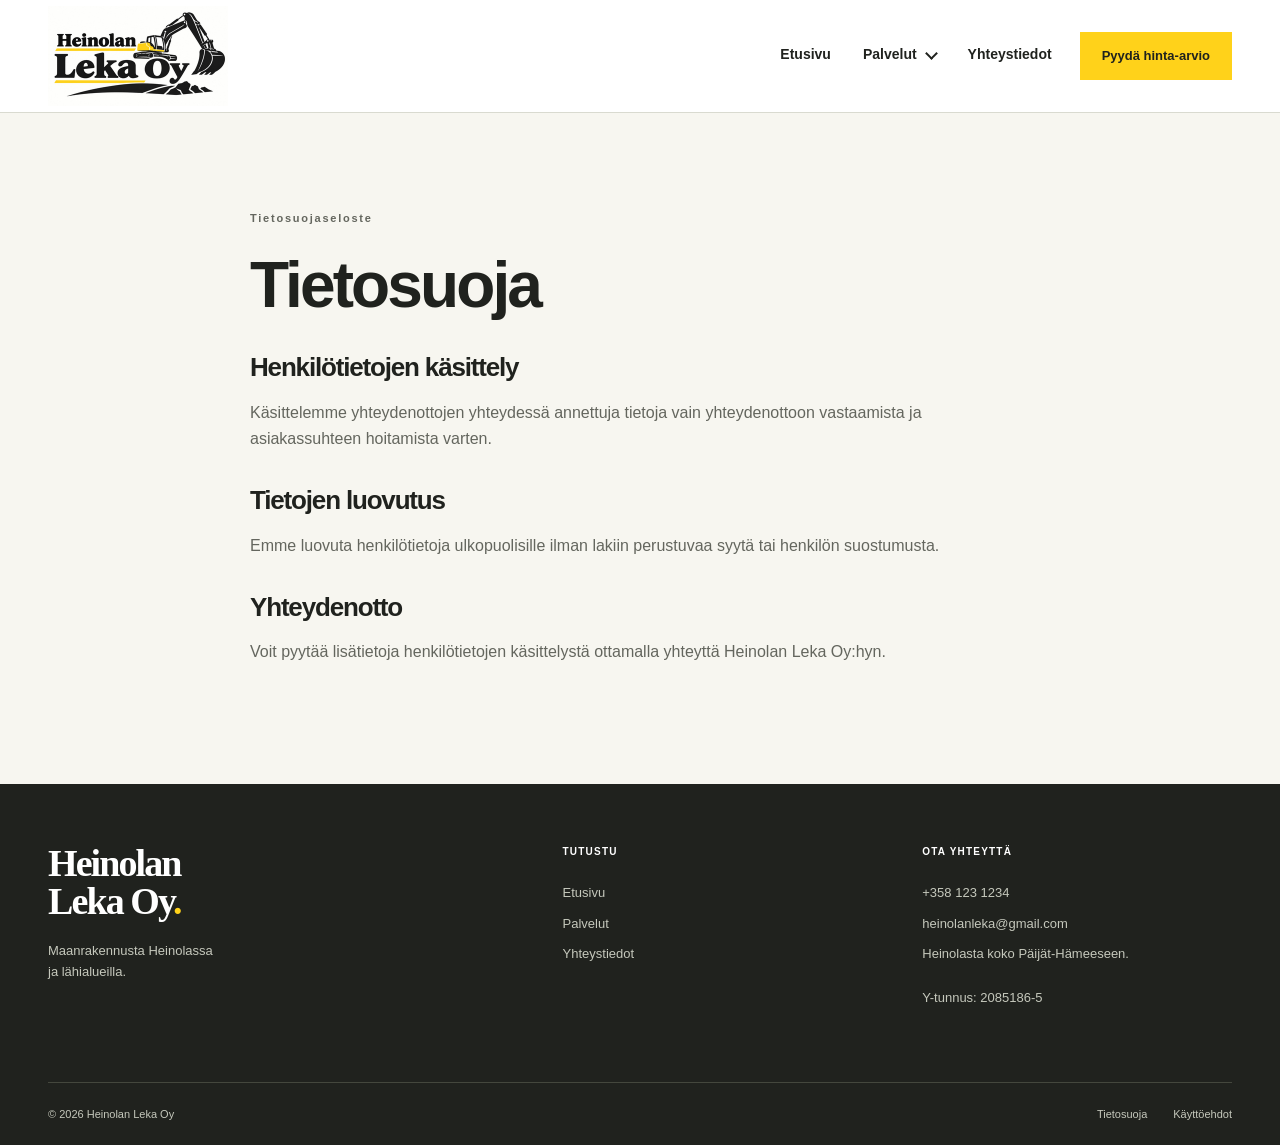
<file: tietosuoja.html>
<!doctype html>
<html lang="fi">
  <head>
    <meta charset="UTF-8">
    <meta name="viewport" content="width=device-width, initial-scale=1">
    <meta name="robots" content="noindex, follow">
    <meta name="description" content="Tietoa henkilötietojen käsittelystä Heinolan Leka Oy:n verkkosivuilla ja yhteydenotoissa. Tutustu tietosuojakäytäntöihimme.">
    <meta name="theme-color" content="#ffd21a">
    <title>Tietosuoja | Heinolan Leka Oy</title>
    <link rel="canonical" href="https://heinolanleka.fi/tietosuoja.html">
    <meta property="og:type" content="website">
    <meta property="og:locale" content="fi_FI">
    <meta property="og:site_name" content="Heinolan Leka Oy">
    <meta property="og:title" content="Tietosuoja | Heinolan Leka Oy">
    <meta property="og:description" content="Tietoa henkilötietojen käsittelystä Heinolan Leka Oy:n verkkosivuilla ja yhteydenotoissa. Tutustu tietosuojakäytäntöihimme.">
    <meta property="og:url" content="https://heinolanleka.fi/tietosuoja.html">
    <meta property="og:image" content="https://heinolanleka.fi/assets/web/kalusto-1280.webp">
    <meta property="og:image:width" content="1280">
    <meta property="og:image:height" content="960">
    <meta property="og:image:alt" content="Heinolan Leka Oy">
    <meta name="twitter:card" content="summary_large_image">
    <meta name="twitter:title" content="Tietosuoja | Heinolan Leka Oy">
    <meta name="twitter:description" content="Tietoa henkilötietojen käsittelystä Heinolan Leka Oy:n verkkosivuilla ja yhteydenotoissa. Tutustu tietosuojakäytäntöihimme.">
    <meta name="twitter:image" content="https://heinolanleka.fi/assets/web/kalusto-1280.webp">
    <link rel="stylesheet" href="styles.css">
    <script src="navigation.js" defer></script>
  </head>
  <body>
    <a class="skip-link" href="#sisalto">Siirry sisältöön</a>

    <header>
      <div class="container navigation">
        <a class="brand" href="index.html" aria-label="Heinolan Leka Oy, etusivu">
          <img src="assets/web/logo-360.webp" srcset="assets/web/logo-360.webp 360w, assets/web/logo-720.webp 720w" sizes="(max-width: 700px) 135px, 180px" alt="Heinolan Leka Oy" width="720" height="480">
        </a>
        <button class="menu-toggle" type="button" aria-expanded="false" aria-controls="paavalikko" hidden>
          <span class="menu-icon" aria-hidden="true"><span></span><span></span><span></span></span>
          <span class="menu-label">Valikko</span>
        </button>
        <nav id="paavalikko" aria-label="Päänavigaatio">
          <a href="index.html">Etusivu</a>
          <details class="services-dropdown">
            <summary>Palvelut</summary>
            <div class="services-menu">
              <a href="palvelut.html">Kaikki palvelut</a>
              <a href="palvelut.html#maanrakennus">Maanrakennus</a>
              <a href="palvelut.html#koneurakointi">Kaivinkone&shy;urakointi</a>
              <a href="palvelut.html#pihatyot">Piha- ja ympäristötyöt</a>
              <a href="palvelut.html#vesi-ja-viemarityot">Vesi- ja viemärityöt</a>
              <a href="palvelut.html#asfaltoinnit">Asfaltoinnit</a>
              <a href="palvelut.html#rakennustyot">Rakennusalan työt, valut ja muuraukset</a>
              <a href="palvelut.html#maa-ainesten-kuljetukset">Maa-ainesten kuljetukset</a>
            </div>
          </details>
          <a href="yhteystiedot.html">Yhteystiedot</a>
          <a class="button nav-cta" href="yhteystiedot.html">Pyydä hinta-arvio</a>
        </nav>
      </div>
    </header>
    <main id="sisalto">
      <section>

        <div class="container legal-page">
          <p class="eyebrow">Tietosuojaseloste</p>
          <h1>Tietosuoja</h1>
          <h2>Henkilötietojen käsittely</h2>
          <p>Käsittelemme yhteydenottojen yhteydessä annettuja tietoja vain yhteydenottoon vastaamista ja asiakassuhteen hoitamista varten.</p>
          <h2>Tietojen luovutus</h2>
          <p>Emme luovuta henkilötietoja ulkopuolisille ilman lakiin perustuvaa syytä tai henkilön suostumusta.</p>
          <h2>Yhteydenotto</h2>
          <p>Voit pyytää lisätietoja henkilötietojen käsittelystä ottamalla yhteyttä Heinolan Leka Oy:hyn.</p>
        </div>
      </section>
    </main>

    <footer>

      <div class="container footer-main">
        <div>
          <a class="footer-brand" href="index.html">Heinolan<br>Leka Oy<span>.</span></a>
          <p>Maanrakennusta Heinolassa<br>ja lähialueilla.</p>
        </div>
        <div>
          <p class="footer-label">TUTUSTU</p>
          <a href="index.html">Etusivu</a>
          <a href="palvelut.html">Palvelut</a>
          <a href="yhteystiedot.html">Yhteystiedot</a>
        </div>
        <div>
          <p class="footer-label">OTA YHTEYTTÄ</p>
          <a href="tel:+3581231234">+358 123 1234</a>
          <a href="mailto:heinolanleka@gmail.com">heinolanleka@gmail.com</a>
          <p>Heinolasta koko Päijät-Hämeeseen.</p>
          <p>Y-tunnus: 2085186-5</p>
        </div>
      </div>

      <div class="container footer-bottom">
        <span>© 2026 Heinolan Leka Oy</span>
        <div>
          <a href="tietosuoja.html">Tietosuoja</a>
          <a href="kayttoehdot.html">Käyttöehdot</a>
        </div>
      </div>
    </footer>
  </body>
</html>
</file>
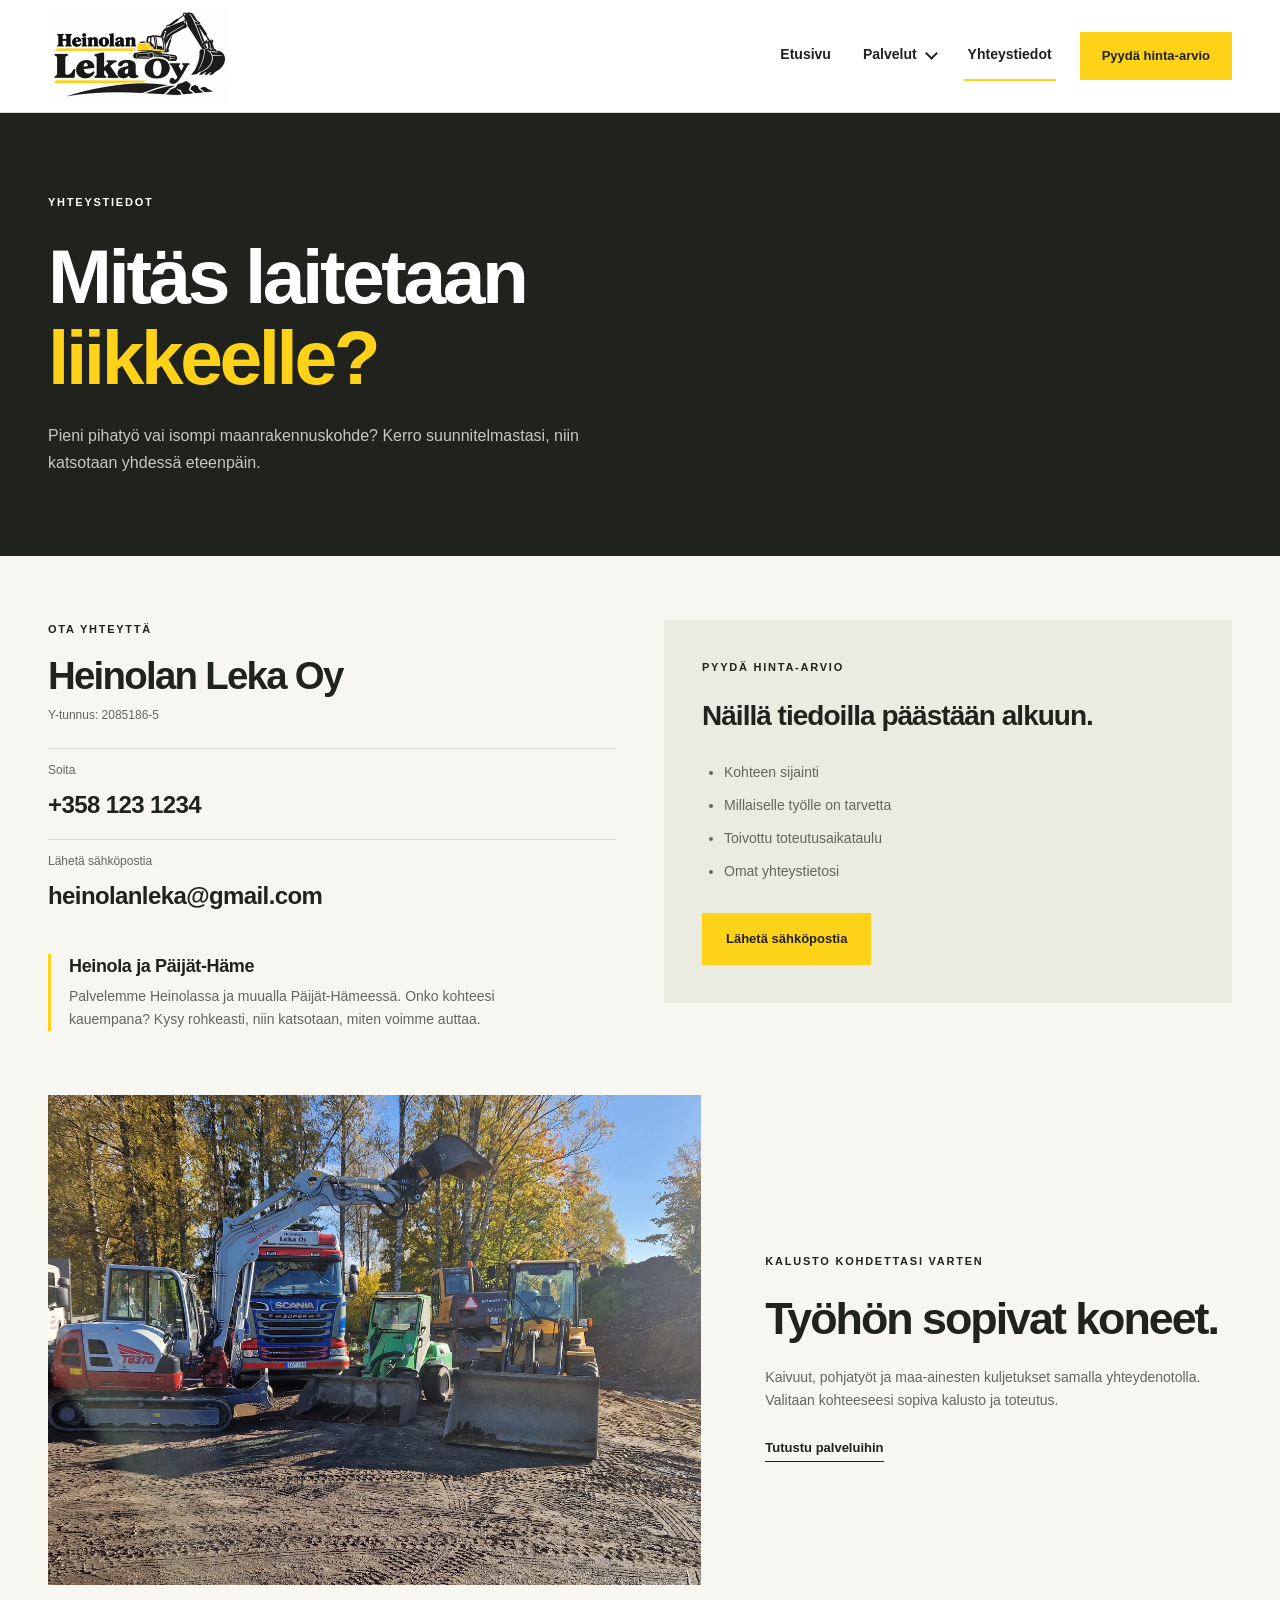
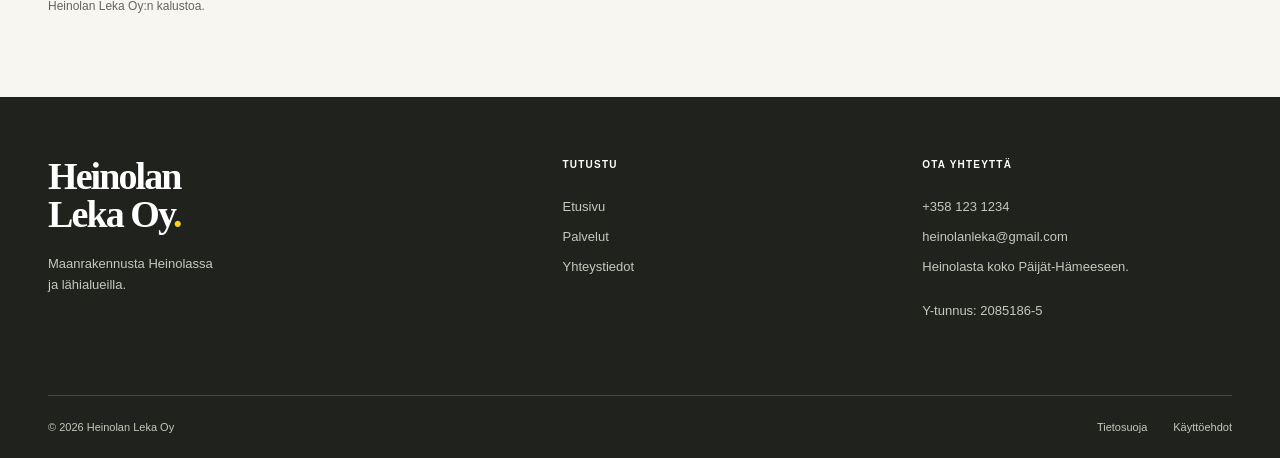
<file: yhteystiedot.html>
<!doctype html>
<html lang="fi">
  <head>
    <meta charset="UTF-8">
    <meta name="viewport" content="width=device-width, initial-scale=1">
    <meta name="description" content="Pyydä hinta-arvio maanrakennus- tai pihatöihin Heinolassa ja Päijät-Hämeessä. Heinolan Leka Oy: +358 123 1234, heinolanleka@gmail.com.">
    <meta name="theme-color" content="#ffd21a">
    <title>Yhteystiedot ja hinta-arvio | Heinolan Leka Oy, Heinola</title>
    <link rel="canonical" href="https://heinolanleka.fi/yhteystiedot.html">
    <meta property="og:type" content="website">
    <meta property="og:locale" content="fi_FI">
    <meta property="og:site_name" content="Heinolan Leka Oy">
    <meta property="og:title" content="Yhteystiedot ja hinta-arvio | Heinolan Leka Oy, Heinola">
    <meta property="og:description" content="Pyydä hinta-arvio maanrakennus- tai pihatöihin Heinolassa ja Päijät-Hämeessä. Heinolan Leka Oy: +358 123 1234, heinolanleka@gmail.com.">
    <meta property="og:url" content="https://heinolanleka.fi/yhteystiedot.html">
    <meta property="og:image" content="https://heinolanleka.fi/assets/web/kalusto-1280.webp">
    <meta property="og:image:width" content="1280">
    <meta property="og:image:height" content="960">
    <meta property="og:image:alt" content="Heinolan Leka Oy">
    <meta name="twitter:card" content="summary_large_image">
    <meta name="twitter:title" content="Yhteystiedot ja hinta-arvio | Heinolan Leka Oy, Heinola">
    <meta name="twitter:description" content="Pyydä hinta-arvio maanrakennus- tai pihatöihin Heinolassa ja Päijät-Hämeessä. Heinolan Leka Oy: +358 123 1234, heinolanleka@gmail.com.">
    <meta name="twitter:image" content="https://heinolanleka.fi/assets/web/kalusto-1280.webp">
    <link rel="stylesheet" href="styles.css">
    <script src="navigation.js" defer></script>
  </head>
  <body>
    <a class="skip-link" href="#sisalto">Siirry sisältöön</a>

    <header>
      <div class="container navigation">
        <a class="brand" href="index.html" aria-label="Heinolan Leka Oy, etusivu">
          <img src="assets/web/logo-360.webp" srcset="assets/web/logo-360.webp 360w, assets/web/logo-720.webp 720w" sizes="(max-width: 700px) 135px, 180px" alt="Heinolan Leka Oy" width="720" height="480">
        </a>
        <button class="menu-toggle" type="button" aria-expanded="false" aria-controls="paavalikko" hidden>
          <span class="menu-icon" aria-hidden="true"><span></span><span></span><span></span></span>
          <span class="menu-label">Valikko</span>
        </button>
        <nav id="paavalikko" aria-label="Päänavigaatio">
          <a href="index.html">Etusivu</a>
          <details class="services-dropdown">
            <summary>Palvelut</summary>
            <div class="services-menu">
              <a href="palvelut.html">Kaikki palvelut</a>
              <a href="palvelut.html#maanrakennus">Maanrakennus</a>
              <a href="palvelut.html#koneurakointi">Kaivinkone&shy;urakointi</a>
              <a href="palvelut.html#pihatyot">Piha- ja ympäristötyöt</a>
              <a href="palvelut.html#vesi-ja-viemarityot">Vesi- ja viemärityöt</a>
              <a href="palvelut.html#asfaltoinnit">Asfaltoinnit</a>
              <a href="palvelut.html#rakennustyot">Rakennusalan työt, valut ja muuraukset</a>
              <a href="palvelut.html#maa-ainesten-kuljetukset">Maa-ainesten kuljetukset</a>
            </div>
          </details>
          <a href="yhteystiedot.html" aria-current="page">Yhteystiedot</a>
          <a class="button nav-cta" href="yhteystiedot.html">Pyydä hinta-arvio</a>
        </nav>
      </div>
    </header>
    <main id="sisalto">

      <section class="page-heading">
        <div class="container">
          <p class="eyebrow">YHTEYSTIEDOT</p>
          <h1>Mitäs laitetaan<br><span>liikkeelle?</span></h1>
          <p>Pieni pihatyö vai isompi maanrakennuskohde? Kerro suunnitelmastasi, niin katsotaan yhdessä eteenpäin.</p>
        </div>
      </section>
      <section class="contact-section">

        <div class="container contact-grid">
          <div class="contact-info">
            <p class="eyebrow">OTA YHTEYTTÄ</p>
            <h2>Heinolan Leka Oy</h2>
            <p class="business-id">Y-tunnus: 2085186-5</p>
            <dl class="contact-methods">
              <div>
                <dt>Soita</dt>
                <dd><a href="tel:+3581231234">+358 123 1234</a></dd>
              </div>
              <div>
                <dt>Lähetä sähköpostia</dt>
                <dd><a href="mailto:heinolanleka@gmail.com">heinolanleka@gmail.com</a></dd>
              </div>
            </dl>
            <div class="contact-area">
              <h3>Heinola ja Päijät-Häme</h3>
              <p>Palvelemme Heinolassa ja muualla Päijät-Hämeessä. Onko kohteesi kauempana? Kysy rohkeasti, niin katsotaan, miten voimme auttaa.</p>
            </div>
          </div>
          <div class="contact-guide">
            <p class="eyebrow">PYYDÄ HINTA-ARVIO</p>
            <h3>Näillä tiedoilla päästään alkuun.</h3>
            <ul>
              <li>Kohteen sijainti</li>
              <li>Millaiselle työlle on tarvetta</li>
              <li>Toivottu toteutusaikataulu</li>
              <li>Omat yhteystietosi</li>
            </ul>
            <a class="button" href="mailto:heinolanleka@gmail.com?subject=Hinta-arviopyynt%C3%B6">Lähetä sähköpostia</a>
          </div>
        </div>
      </section>
      <section class="contact-visual">
        <div class="container contact-visual-grid">
          <figure>
            <img src="assets/web/kalusto-1280.webp" srcset="assets/web/kalusto-640.webp 640w, assets/web/kalusto-1280.webp 1280w" sizes="(max-width: 900px) calc(100vw - 48px), 55vw" alt="Heinolan Leka Oy:n kaivinkoneet, kuorma-auto ja muu maanrakennuskalusto" width="1280" height="960" loading="lazy">
            <figcaption>Heinolan Leka Oy:n kalustoa.</figcaption>
          </figure>
          <div>
            <p class="eyebrow">KALUSTO KOHDETTASI VARTEN</p>
            <h2>Työhön sopivat koneet.</h2>
            <p>Kaivuut, pohjatyöt ja maa-ainesten kuljetukset samalla yhteydenotolla. Valitaan kohteeseesi sopiva kalusto ja toteutus.</p>
            <a class="text-link" href="palvelut.html">Tutustu palveluihin</a>
          </div>
        </div>
      </section>
    </main>

    <footer>

      <div class="container footer-main">
        <div>
          <a class="footer-brand" href="index.html">Heinolan<br>Leka Oy<span>.</span></a>
          <p>Maanrakennusta Heinolassa<br>ja lähialueilla.</p>
        </div>
        <div>
          <p class="footer-label">TUTUSTU</p>
          <a href="index.html">Etusivu</a>
          <a href="palvelut.html">Palvelut</a>
          <a href="yhteystiedot.html">Yhteystiedot</a>
        </div>
        <div>
          <p class="footer-label">OTA YHTEYTTÄ</p>
          <a href="tel:+3581231234">+358 123 1234</a>
          <a href="mailto:heinolanleka@gmail.com">heinolanleka@gmail.com</a>
          <p>Heinolasta koko Päijät-Hämeeseen.</p>
          <p>Y-tunnus: 2085186-5</p>
        </div>
      </div>

      <div class="container footer-bottom">
        <span>© 2026 Heinolan Leka Oy</span>
        <div>
          <a href="tietosuoja.html">Tietosuoja</a>
          <a href="kayttoehdot.html">Käyttöehdot</a>
        </div>
      </div>
    </footer>
  </body>
</html>
</file>
<file: styles.css>
:root{--yellow:#ffd21a;--ink:#20221e;--paper:#f7f6f0;--muted:#64665e;--line:#d9dad0}*{box-sizing:border-box}html{scroll-behavior:smooth;scroll-padding-top:24px}body{margin:0;background:var(--paper);color:var(--ink);font:16px/1.65 Arial,Helvetica,sans-serif}a{color:inherit;text-decoration:none}img{display:block;max-width:100%}p{margin:0 0 22px}h1,h2,h3{margin:0;font-weight:800;line-height:1.05;letter-spacing:-.045em}h1{font-size:clamp(54px,6.7vw,102px)}h2{font-size:clamp(36px,4vw,58px)}h3{font-size:26px;letter-spacing:-.035em}.container{width:min(1240px,calc(100% - 96px));margin-inline:auto}section{padding:96px 0}.eyebrow{font-size:11px;font-weight:700;letter-spacing:.16em;margin-bottom:25px}.button{display:inline-flex;align-items:center;justify-content:space-between;gap:32px;padding:17px 24px;background:var(--yellow);color:var(--ink);font-size:13px;font-weight:700;line-height:1.4;transition:background .2s,transform .2s}.button:hover{background:#edbf00;transform:translateY(-2px)}.button.dark{background:var(--ink);color:white}.button.dark:hover{background:#3c4036}.text-link{font-size:13px;font-weight:700;border-bottom:1px solid;padding-bottom:6px}.text-link:hover{color:#706000}a:focus-visible{outline:3px solid #937700;outline-offset:5px}.skip-link{position:fixed;top:-80px;left:12px;z-index:10;padding:12px;background:var(--yellow)}.skip-link:focus{top:12px}header{background:#fff;border-bottom:1px solid var(--line)}.navigation{display:flex;align-items:center;justify-content:space-between;min-height:112px;gap:28px}.brand{width:180px;height:100px;overflow:hidden;display:flex;align-items:center}.brand img{width:180px;height:120px;object-fit:contain}.navigation nav{display:flex;gap:36px;margin-left:auto;margin-right:34px;font-size:13px;font-weight:700}.navigation nav a{padding:12px 0;border-bottom:2px solid transparent}.navigation nav a:hover,.navigation nav a[aria-current]{border-color:var(--yellow)}.hero{display:grid;grid-template-columns:1fr 1fr;padding:0;background:var(--ink);color:white}.hero-copy{padding:64px 48px 24px max(48px,calc((100vw - 1240px)/2));display:flex;flex-direction:column}.hero h1 span{color:var(--yellow)}.hero-description{max-width:405px;font-size:16px;color:#c7c9bf;margin:28px 0}.hero-actions{display:flex;align-items:center;gap:27px;margin-bottom:56px}.hero-actions .text-link:hover{color:var(--yellow)}.hero-footnote{border-top:1px solid #46483f;padding-top:19px;display:flex;justify-content:space-between;gap:15px;font-size:8px;letter-spacing:.12em;color:#c0c3b6;margin-top:auto}.hero-photo{position:relative;min-height:660px;overflow:hidden}.hero-photo>img{width:100%;height:100%;position:absolute;object-fit:cover;object-position:56% center}.photo-caption{position:absolute;bottom:24px;left:24px;right:24px;display:flex;justify-content:space-between;gap:16px;background:var(--yellow);padding:16px 18px;font-size:9px;color:var(--ink);font-weight:700;letter-spacing:.07em}.service-strip{background:var(--yellow);padding:22px 0}.service-strip .container{display:flex;align-items:center;justify-content:space-between;gap:20px;font-size:14px;font-weight:700}.section-heading{display:flex;justify-content:space-between;align-items:flex-end;gap:60px;margin-bottom:45px}.section-heading>p{max-width:340px;color:var(--muted);font-size:14px;margin:0 0 5px}.service-grid{display:grid;grid-template-columns:repeat(3,1fr);border:1px solid var(--line)}.service-card{padding:30px;display:flex;flex-direction:column;transition:background .2s}.service-card+.service-card{border-left:1px solid var(--line)}.service-card:hover{background:#eeede3}.service-card h3{max-width:250px;min-height:56px}.service-card p{color:var(--muted);font-size:14px;margin:20px 0 30px}.card-link{margin-top:auto;font-size:12px;font-weight:700;display:flex;justify-content:space-between}.about{background:#eaece2}.about-grid{display:grid;grid-template-columns:1fr 1fr;gap:80px;align-items:center}.equipment-photo{position:relative;height:540px}.equipment-photo img{height:100%;width:100%;object-fit:cover}.equipment-photo>span{position:absolute;bottom:0;left:0;padding:15px 20px;background:var(--yellow);font-size:10px;letter-spacing:.08em;font-weight:700}.about-grid h2{margin-bottom:25px}.about-grid>div>p:not(.eyebrow){color:var(--muted);font-size:14px}.principle{display:flex;gap:22px;border-top:1px solid #ccd0c1;padding-top:20px;margin-bottom:10px}.principle h3{font-size:17px;letter-spacing:-.02em;margin-bottom:8px}.principle p{font-size:13px;color:var(--muted)}.cta{background:var(--yellow);padding:72px 0}.cta .container{display:grid;grid-template-columns:1.2fr 1fr;gap:70px;align-items:center}.cta p:not(.eyebrow){font-size:15px}.cta .eyebrow{margin-bottom:18px}footer{background:var(--ink);color:#c5c8bc;padding:60px 0 0;font-size:13px}.footer-main{display:grid;grid-template-columns:1.5fr 1fr 1fr;gap:50px;padding-bottom:52px}.footer-brand{font-family:Georgia,serif;font-size:38px;font-weight:bold;color:white;line-height:1;letter-spacing:-.05em;margin-bottom:20px!important}.footer-brand span{color:var(--yellow)}.footer-main a{display:block;margin-bottom:9px}.footer-main a:hover{color:var(--yellow)}.footer-label{font-size:10px;letter-spacing:.12em;color:#fff;font-weight:700}.footer-bottom{border-top:1px solid #44473d;padding-block:22px;display:flex;justify-content:space-between;font-size:11px}.footer-bottom div{display:flex;gap:26px}.page-heading{background:var(--ink);color:white;padding:80px 0}.page-heading h1{font-size:clamp(50px,6vw,82px)}.page-heading h1 span{color:var(--yellow)}.page-heading>.container>p:last-child{max-width:540px;margin:26px 0 0;color:#c7c9bf}.details{padding:25px 0 70px}.detail-row{display:grid;grid-template-columns:1.8fr 1fr;gap:35px;padding:65px 0;border-bottom:1px solid var(--line);scroll-margin-top:20px}.detail-row h2{font-size:36px;margin-bottom:22px}.detail-row p{color:var(--muted);max-width:570px}.detail-row ul{list-style:none;padding:0;margin:0 0 0 25px}.detail-row li{padding:12px 0;border-bottom:1px solid var(--line);font-size:14px}.contact-grid{display:grid;grid-template-columns:1fr 1fr;gap:85px}.contact-email{display:flex;justify-content:space-between;gap:15px;font-size:clamp(18px,2.3vw,30px);border-bottom:1px solid var(--line);padding:35px 0 22px;letter-spacing:-.035em}.contact-email:hover{color:#746000}.area{margin-top:26px;font-size:14px}.contact-guide{background:#eaece2;padding:38px}.contact-guide h3{font-size:28px}.contact-guide ul{padding-left:22px;color:var(--muted);font-size:14px;margin:25px 0}.contact-guide li{padding:5px 0}.contact-photo{height:350px}.contact-photo img{width:100%;height:100%;object-fit:cover;object-position:center 57%}.legal-page{max-width:780px}.legal-page h1{font-size:clamp(38px,6vw,64px);overflow-wrap:anywhere}.legal-page h2{font-size:26px;margin:35px 0 18px}.legal-page p{color:var(--muted)}
@media(min-width:1600px){.hero-copy{padding-right:80px}.hero-photo{min-height:740px}}
@media(max-width:1000px){.container{width:calc(100% - 48px)}.navigation nav{gap:22px;margin-right:0}.hero-copy{padding:45px 26px 24px}.hero h1{font-size:70px}.hero-photo{min-height:630px}.hero-actions{align-items:flex-start;flex-direction:column;gap:22px}.hero-footnote{flex-direction:column;gap:5px}.about-grid{gap:40px}.service-card{padding:24px}.service-card h3{font-size:24px}.contact-grid{gap:35px}}
@media(max-width:700px){section{padding:60px 0}.container{width:calc(100% - 36px)}.navigation{min-height:0;gap:12px;flex-wrap:wrap;padding-top:4px}.brand{width:135px;height:83px}.brand img{width:135px;height:90px}.navigation .nav-cta{order:1;padding:12px 16px;font-size:12px;gap:18px}.navigation nav{order:2;flex-basis:100%;justify-content:space-between;margin:0;gap:20px;border-top:1px solid var(--line);font-size:12px}.navigation nav a{padding:12px 0}.hero{grid-template-columns:1fr}.hero-copy{padding:38px 22px 22px}.hero h1{font-size:clamp(58px,13vw,82px)}.hero-description{max-width:390px;font-size:15px;margin:24px 0}.hero-actions{flex-direction:row;align-items:center;gap:20px;margin-bottom:35px}.hero-actions .button{padding:15px 18px;gap:20px}.hero-actions .text-link{font-size:12px}.hero-footnote{flex-direction:row;font-size:7px;gap:10px}.hero-photo{min-height:340px}.photo-caption{left:18px;right:18px;bottom:18px;font-size:8px;padding:13px}.service-strip{padding:17px 0}.service-strip .container{gap:10px;flex-wrap:wrap;justify-content:center;font-size:10px}.section-heading{display:block;margin-bottom:30px}.section-heading>p{margin-top:24px;max-width:100%}.service-grid{grid-template-columns:1fr}.service-card+.service-card{border-left:0;border-top:1px solid var(--line)}.service-card h3{min-height:0;max-width:none;font-size:28px}.service-card p{margin:18px 0 24px}.about-grid{grid-template-columns:1fr;gap:35px}.equipment-photo{height:330px}.cta .container{grid-template-columns:1fr;gap:28px}.cta{padding:52px 0}.footer-main{grid-template-columns:1fr 1fr;gap:30px}.footer-main>div:first-child{grid-column:1/-1}.footer-main>div:last-child{overflow-wrap:anywhere}.footer-bottom{gap:15px;flex-wrap:wrap}.page-heading{padding:54px 0}.detail-row{grid-template-columns:1fr;gap:15px;padding:40px 0}.detail-row h2{font-size:29px;overflow-wrap:anywhere}.detail-row ul{grid-column:1;margin:12px 0 0}.contact-grid{grid-template-columns:1fr;gap:40px}.contact-guide{padding:28px}.contact-photo{height:260px}.eyebrow{font-size:10px;margin-bottom:20px}}
@media(prefers-reduced-motion:reduce){html{scroll-behavior:auto}*,*:before,*:after{transition:none!important}}

.service-strip .container{justify-content:center;gap:clamp(24px,7vw,110px)}
.service-grid{border:0;gap:24px}
.service-card{padding:0 0 26px;border-bottom:1px solid var(--line)}
.service-card+.service-card{border-left:0}
.service-card-photo{width:100%;height:auto;aspect-ratio:4/3;object-fit:cover;object-position:center 48%;margin-bottom:28px}
.service-card h3,.service-card p,.service-card .card-link{margin-left:20px;margin-right:20px}
.card-link{text-decoration:underline;text-underline-offset:5px}
.detail-row{grid-template-columns:1fr 1fr;gap:64px;align-items:center}
.detail-row>div{min-width:0}
.detail-row ul{margin:28px 0 0;max-width:570px}
.detail-photo{width:100%;height:auto;aspect-ratio:4/5;object-fit:cover;max-height:580px}
.detail-row:nth-child(even) .detail-photo{grid-column:1;grid-row:1}
.detail-row:nth-child(even)>div{grid-column:2;grid-row:1}
.equipment-photo img{object-position:center 48%}
.yard-photo{object-position:center 24%}
@media(max-width:1000px){.detail-row{gap:32px}.service-grid{gap:16px}.service-card h3,.service-card p,.service-card .card-link{margin-left:12px;margin-right:12px}}
@media(max-width:700px){.service-strip .container{gap:8px 22px}.service-grid{gap:30px}.service-card+.service-card{border-top:0}.service-card-photo{aspect-ratio:4/3;margin-bottom:24px}.detail-row{grid-template-columns:1fr;gap:28px}.detail-row:nth-child(even) .detail-photo,.detail-row:nth-child(even)>div{grid-column:auto;grid-row:auto}.detail-photo{aspect-ratio:4/3;max-height:none}.equipment-photo{height:auto;aspect-ratio:4/5}}

.service-card{container-type:inline-size}
.service-card h3{max-width:none;font-size:clamp(22px,7.5cqw,28px);line-height:1.15}
.service-card h3,.detail-row h2{overflow-wrap:normal;hyphens:manual}

[hidden]{display:none!important}
.navigation{flex-wrap:wrap;gap:0 24px;padding-block:6px}
.brand{flex-shrink:0}
.menu-toggle{display:inline-flex;align-items:center;justify-content:center;gap:12px;min-height:48px;margin-left:auto;padding:12px 16px;border:1px solid var(--line);background:var(--paper);color:var(--ink);font:700 13px/1.4 Arial,Helvetica,sans-serif;cursor:pointer}
.menu-toggle:hover{background:var(--yellow)}
.menu-toggle:focus-visible{outline:3px solid #937700;outline-offset:5px}
.menu-icon{display:grid;gap:5px;width:22px}
.menu-icon span{height:2px;background:currentColor;transition:transform .2s,opacity .2s}
.menu-toggle[aria-expanded="true"] .menu-icon span:first-child{transform:translateY(7px) rotate(45deg)}
.menu-toggle[aria-expanded="true"] .menu-icon span:nth-child(2){opacity:0}
.menu-toggle[aria-expanded="true"] .menu-icon span:last-child{transform:translateY(-7px) rotate(-45deg)}
.navigation nav{order:2;flex-basis:100%;display:flex;align-items:center;justify-content:flex-end;flex-wrap:wrap;gap:12px 32px;margin:0;padding:16px 0;border-top:1px solid var(--line);font-size:14px}
.navigation nav a{min-height:48px;display:inline-flex;align-items:center;padding:12px 4px}
.navigation nav .nav-cta{padding:14px 22px;border:0}
@media(min-width:901px){
  .navigation{flex-wrap:nowrap}
  .navigation nav{flex-basis:auto;flex-wrap:nowrap;margin-left:auto;padding:0;border-top:0;gap:24px}
}

.hero>*,.about-grid>*,.service-grid>*,.contact-grid>*,.cta .container>*,.footer-main>*{min-width:0}
h1,h2,h3{overflow-wrap:normal;hyphens:manual}
.contact-email{overflow-wrap:anywhere}
.hero-actions,.hero-footnote,.photo-caption{flex-wrap:wrap}
.button{max-width:100%}
@media(min-width:701px) and (max-width:1000px){
  .hero h1{font-size:clamp(48px,7vw,70px)}
  .service-grid{grid-template-columns:repeat(2,minmax(0,1fr))}
  .service-card:last-child{grid-column:1/-1;max-width:calc((100% - 16px)/2)}
  .section-heading{gap:32px}
  .about-grid{gap:28px}
  .cta .container{gap:32px}
  .footer-main{gap:24px}
}
@media(max-width:700px){
  .navigation nav{align-items:stretch;flex-direction:column;gap:4px;padding-block:12px 18px}
  .navigation nav a{padding-inline:14px}
  .navigation nav .nav-cta{justify-content:center;margin-top:8px;font-size:14px}
  .hero h1{font-size:clamp(46px,12vw,82px)}
  .page-heading h1{font-size:clamp(38px,9vw,60px)}
  .hero-actions{gap:18px 20px}
  .hero-actions .text-link{display:inline-flex;align-items:center;min-height:44px}
  .footer-bottom a{display:inline-flex;align-items:center;min-height:44px}
  .footer-main a:not(.footer-brand){min-height:44px;display:flex;align-items:center}
}
.hero-copy{container-type:inline-size}
.services-dropdown{position:relative}
.services-dropdown summary{display:flex;align-items:center;gap:10px;min-height:48px;padding:12px 4px;border-bottom:2px solid transparent;font-weight:700;cursor:pointer;list-style:none}
.services-dropdown summary::-webkit-details-marker{display:none}
.services-dropdown summary::after{content:"";width:7px;height:7px;border-right:2px solid currentColor;border-bottom:2px solid currentColor;transform:translateY(-2px) rotate(45deg)}
.services-dropdown[open] summary::after{transform:translateY(2px) rotate(225deg)}
.services-dropdown summary:hover,.services-dropdown summary.is-current,.services-dropdown[open] summary{border-color:var(--yellow)}
.services-dropdown summary:focus-visible{outline:3px solid #937700;outline-offset:5px}
.services-menu{position:absolute;top:calc(100% + 8px);left:0;z-index:20;width:320px;max-width:calc(100vw - 48px);padding:10px;background:#fff;border:1px solid var(--line);box-shadow:0 12px 28px #20221e26}
.navigation .services-menu a{display:flex;padding:10px 14px;min-height:44px;font-size:13px;line-height:1.4;border:0;overflow-wrap:break-word}
.navigation .services-menu a:hover,.navigation .services-menu a:focus-visible{background:var(--paper)}
.navigation .services-menu a[aria-current]{background:var(--yellow)}
.additional-services{background:#eeede3;padding:64px 0}
.home-additional-services{padding-top:56px}
.additional-services h2{margin-bottom:36px}
.additional-service-grid{display:grid;grid-template-columns:repeat(2,minmax(0,1fr));gap:32px 48px}
.additional-service{display:flex;flex-direction:column;align-items:flex-start;min-width:0;border-top:1px solid #ccd0c1;padding-top:26px;scroll-margin-top:32px}
.additional-service h3{font-size:clamp(24px,2.5vw,30px);line-height:1.15;overflow-wrap:break-word}
.additional-service p{margin:18px 0 24px;font-size:14px;color:var(--muted);max-width:520px}
.additional-service .text-link{margin-top:auto}
a.additional-service:hover h3{color:#706000}
@media(max-width:900px){
  .services-dropdown{width:100%}
  .services-dropdown summary{padding-inline:14px;justify-content:space-between}
  .services-menu{position:static;width:100%;max-width:none;box-shadow:none;border:0;border-left:3px solid var(--yellow);padding:4px 0 4px 12px;margin:4px 0 12px;background:var(--paper)}
}
@media(max-width:700px){
  .additional-services{padding:48px 0}
  .additional-service-grid{grid-template-columns:1fr;gap:28px}
  .additional-services h2{margin-bottom:28px}
}
.hero h1{
  font-size:clamp(24px,12.8cqw,102px);
  line-height:1.02;
  overflow-wrap:normal;
  word-break:normal;
}
.hero-actions{margin-bottom:32px}
@media(min-width:701px){
  .hero-copy{padding-top:48px}
  .hero-photo{min-height:560px}
}
@media(max-width:380px){
  .cta h2{font-size:32px}
  .menu-toggle{padding:12px;gap:8px;font-size:12px}
  .navigation{column-gap:8px}
  .footer-main{grid-template-columns:1fr}
  .contact-guide{padding:22px}
}

.contact-visual{padding:0 0 80px}
.contact-section{padding:64px 0}
.contact-section .contact-grid{align-items:start;gap:48px}
.contact-info .eyebrow{margin-bottom:16px}
.contact-info h2{font-size:clamp(30px,3vw,40px);line-height:1.15}
.contact-info .business-id{font-size:12px;color:var(--muted);margin:8px 0 22px}
.contact-methods{margin:0 0 24px}
.contact-methods>div{padding:12px 0;border-top:1px solid var(--line)}
.contact-methods dt{font-size:12px;color:var(--muted);margin-bottom:2px}
.contact-methods dd{margin:0}
.contact-methods a{display:inline-block;max-width:100%;font-size:clamp(18px,2vw,24px);font-weight:700;line-height:1.5;letter-spacing:-.025em;overflow-wrap:anywhere;padding-block:4px}
.contact-methods a:hover{color:#746000}
.contact-area{border-left:3px solid var(--yellow);padding-left:18px}
.contact-area h3{font-size:18px;line-height:1.4;letter-spacing:-.02em;margin-bottom:6px}
.contact-area p{font-size:14px;color:var(--muted);margin:0;max-width:440px}
@media(max-width:700px){
  .contact-section{padding:40px 0}
  .contact-section .contact-grid{gap:32px}
}
.contact-visual-grid{display:grid;grid-template-columns:minmax(0,1.4fr) minmax(0,1fr);gap:64px;align-items:center}
.contact-visual figure{margin:0;min-width:0}
.contact-visual img{width:100%;height:auto}
.contact-visual figcaption{margin-top:12px;color:var(--muted);font-size:12px}
.contact-visual h2{margin-bottom:24px;font-size:clamp(32px,3.5vw,48px)}
.contact-visual p:not(.eyebrow){color:var(--muted);font-size:14px}
@media(max-width:900px){
  .contact-grid{grid-template-columns:minmax(0,1fr);gap:36px}
  .contact-visual-grid{grid-template-columns:minmax(0,1fr);gap:28px}
  .contact-visual{padding-bottom:56px}
}
</file>
